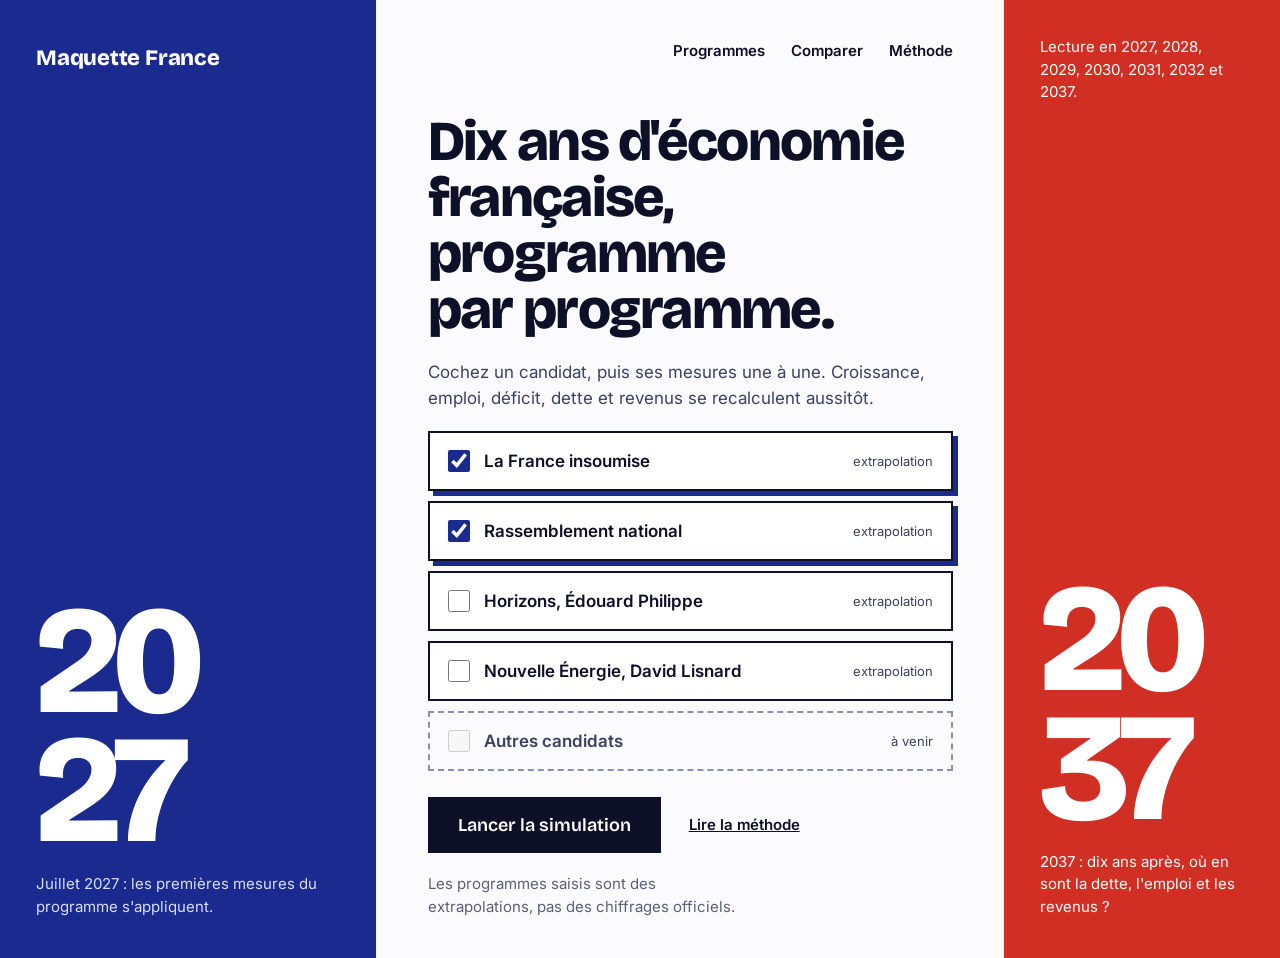
<file: index.html>
<!DOCTYPE html>
<html lang="fr">
<head>
<meta charset="utf-8">
<meta name="viewport" content="width=device-width, initial-scale=1">
<title>Maquette France 2027-2037</title>
<meta name="description" content="Maquette de l'économie française : cochez les mesures d'un programme, lisez l'effet sur la croissance, l'emploi, le déficit et la dette jusqu'en 2037.">
<link rel="preconnect" href="https://fonts.googleapis.com">
<link rel="preconnect" href="https://fonts.gstatic.com" crossorigin>
<link href="https://fonts.googleapis.com/css2?family=Bricolage+Grotesque:opsz,wght@12..96,600;12..96,800&amp;family=Inter:wght@400;500;600;700&amp;display=swap" rel="stylesheet">
<link rel="stylesheet" href="css/style.css">
</head>
<body data-page="accueil">
<main class="cover">
  <section class="band blue">
    <a class="wordmark" href="index.html">Maquette France</a>
    <div class="bandfoot">
      <div class="big" aria-hidden="true">20<br>27</div>
      <p>Juillet 2027&nbsp;: les premières mesures du programme s'appliquent.</p>
    </div>
  </section>
  <section class="band white">
    <nav class="covernav" aria-label="Pages du site">
      <a href="programmes.html">Programmes</a>
      <a href="comparer.html">Comparer</a>
      <a href="methode.html">Méthode</a>
    </nav>
    <div class="pitch">
      <h1>Dix ans d'économie française, programme par programme.</h1>
      <p class="lead">Cochez un candidat, puis ses mesures une à une. Croissance, emploi, déficit, dette et revenus se recalculent aussitôt.</p>
      <div class="cands" id="cover-progs">
        <label class="cand"><input type="checkbox" checked disabled><span class="cn">La France insoumise</span><span class="ct">extrapolation</span></label>
        <label class="cand"><input type="checkbox" checked disabled><span class="cn">Rassemblement national</span><span class="ct">extrapolation</span></label>
        <label class="cand"><input type="checkbox" disabled><span class="cn">Horizons, Édouard Philippe</span><span class="ct">extrapolation</span></label>
        <label class="cand"><input type="checkbox" disabled><span class="cn">Nouvelle Énergie, David Lisnard</span><span class="ct">extrapolation</span></label>
        <label class="cand soon"><input type="checkbox" disabled><span class="cn">Autres candidats</span><span class="ct">à venir</span></label>
      </div>
      <div class="ctas">
        <a class="cta" id="cover-cta" href="programmes.html">Lancer la simulation</a>
        <a class="more" href="methode.html">Lire la méthode</a>
      </div>
      <p class="fine">Les programmes saisis sont des extrapolations, pas des chiffrages officiels.</p>
    </div>
  </section>
  <section class="band red">
    <p>Lecture en 2027, 2028, 2029, 2030, 2031, 2032 et 2037.</p>
    <div class="bandfoot">
      <div class="big" aria-hidden="true">20<br>37</div>
      <p>2037&nbsp;: dix ans après, où en sont la dette, l'emploi et les revenus&nbsp;?</p>
    </div>
  </section>
</main>
<script src="js/moteur.js"></script>
<script src="js/programmes.js"></script>
<script src="js/app.js"></script>
</body>
</html>
</file>
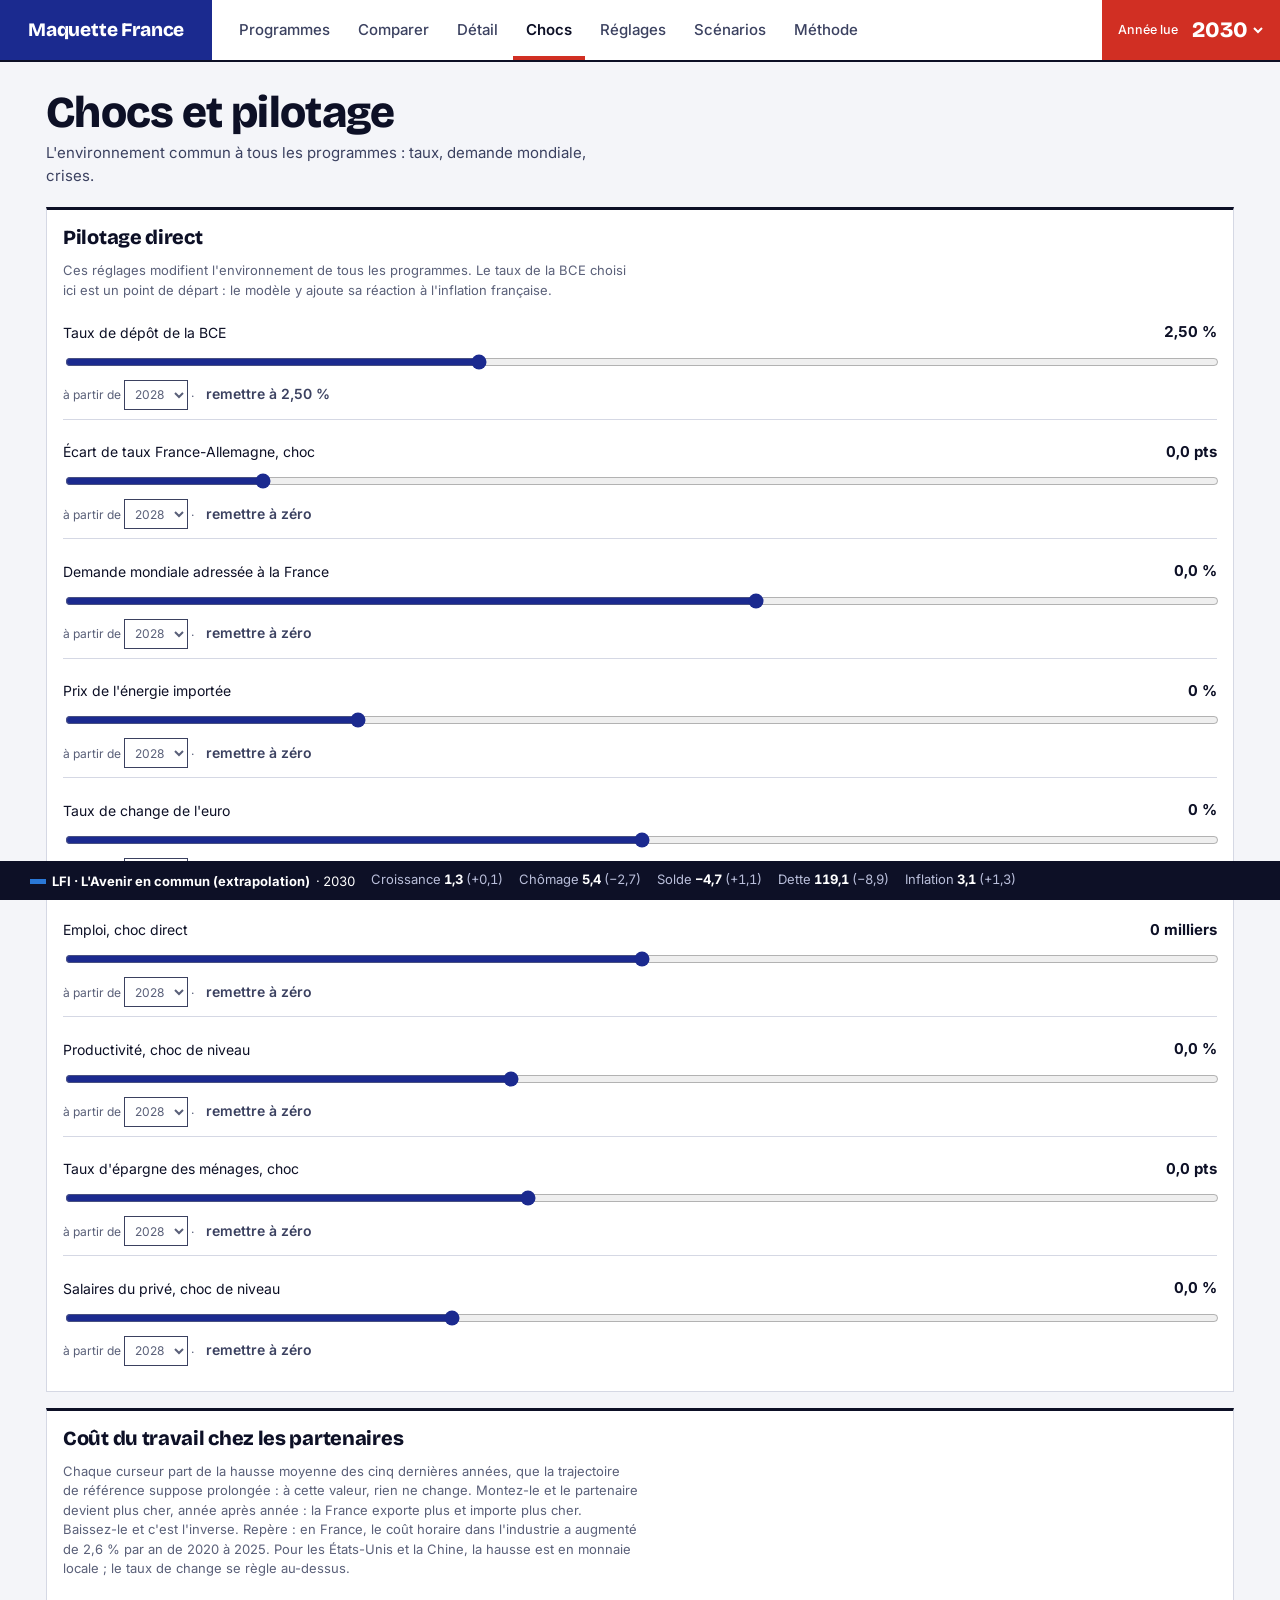
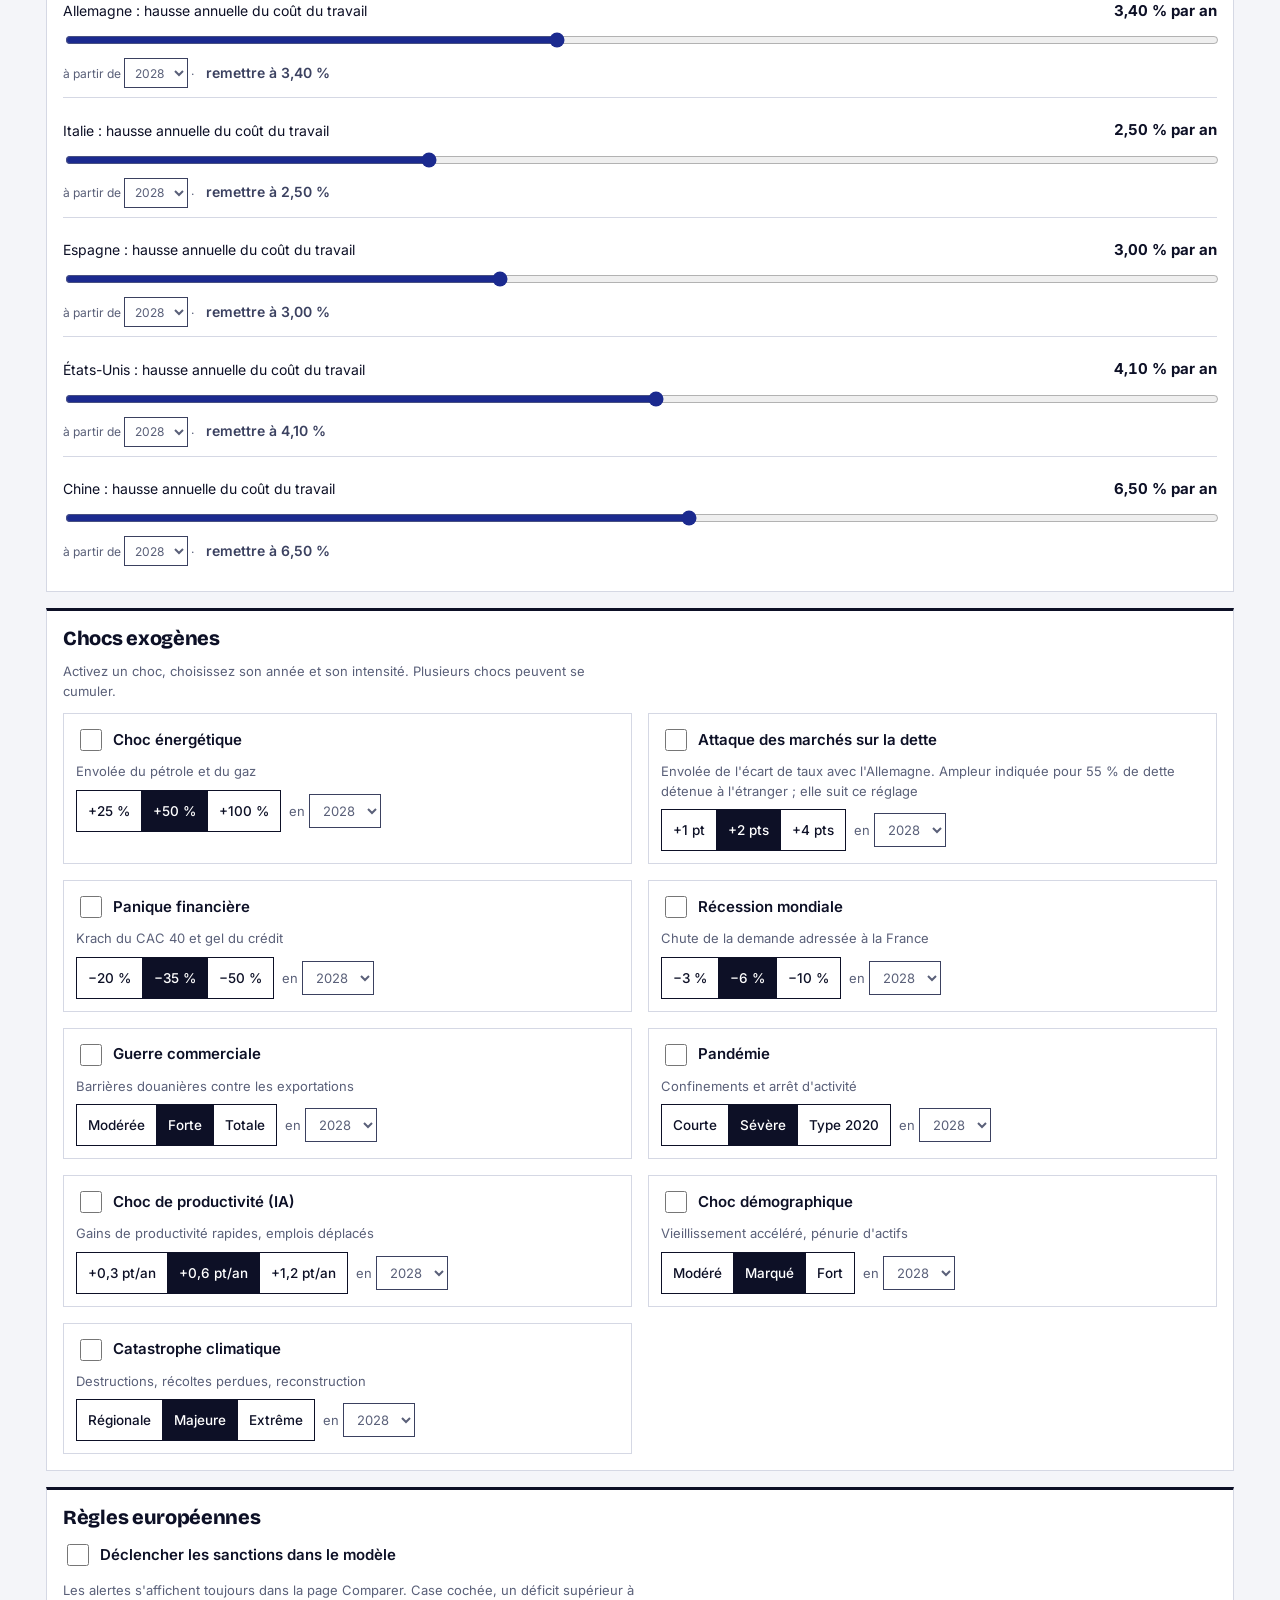
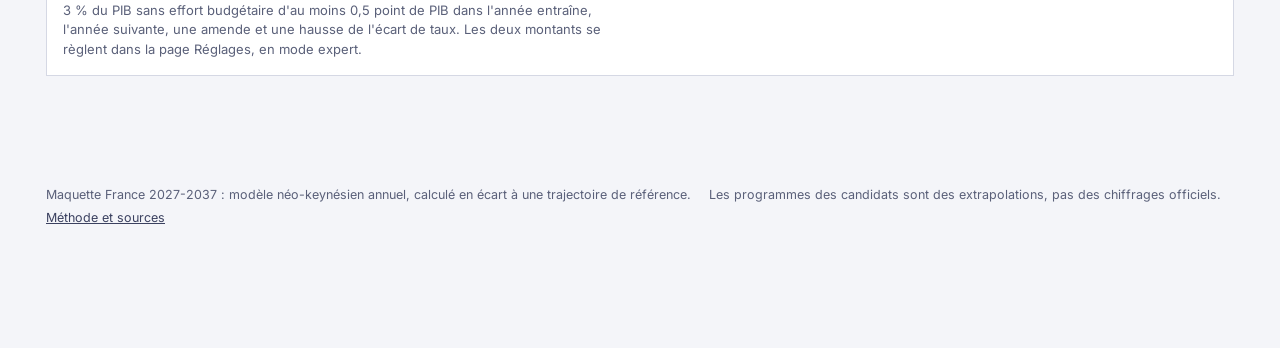
<file: chocs.html>
<!DOCTYPE html>
<html lang="fr">
<head>
<meta charset="utf-8">
<meta name="viewport" content="width=device-width, initial-scale=1">
<title>Chocs et pilotage · Maquette France 2027-2037</title>
<meta name="description" content="Maquette de l'économie française : cochez les mesures d'un programme, lisez l'effet sur la croissance, l'emploi, le déficit et la dette jusqu'en 2037.">
<link rel="preconnect" href="https://fonts.googleapis.com">
<link rel="preconnect" href="https://fonts.gstatic.com" crossorigin>
<link href="https://fonts.googleapis.com/css2?family=Bricolage+Grotesque:opsz,wght@12..96,600;12..96,800&amp;family=Inter:wght@400;500;600;700&amp;display=swap" rel="stylesheet">
<link rel="stylesheet" href="css/style.css">
</head>
<body data-page="chocs">
<a class="skip" href="#view">Aller au contenu</a>
<header class="top">
  <a class="logo" href="index.html">Maquette France</a>
  <nav class="nav" aria-label="Pages du site">
    <a href="programmes.html">Programmes</a>
    <a href="comparer.html">Comparer</a>
    <a href="detail.html">Détail</a>
    <a href="chocs.html" aria-current="page">Chocs</a>
    <a href="reglages.html">Réglages</a>
    <a href="scenarios.html">Scénarios</a>
    <a href="methode.html">Méthode</a>
  </nav>
  <label class="year"><span>Année lue</span><select id="year" data-act="year" aria-label="Année lue"><option>2027</option><option>2028</option><option>2029</option><option>2030</option><option>2031</option><option>2032</option><option>2037</option></select></label>
</header>
<div class="pagehead">
  <h1>Chocs et pilotage</h1>
  <p>L'environnement commun à tous les programmes : taux, demande mondiale, crises.</p>
</div>
<main id="view"></main>
<div id="live" aria-live="polite"><div class="in"></div></div>
<footer class="foot"><span>Maquette France 2027-2037 : modèle néo-keynésien annuel, calculé en écart à une trajectoire de référence.</span><span>Les programmes des candidats sont des extrapolations, pas des chiffrages officiels.</span><a href="methode.html">Méthode et sources</a></footer>
<script src="js/moteur.js"></script>
<script src="js/programmes.js"></script>
<script src="js/app.js"></script>
</body>
</html>
</file>
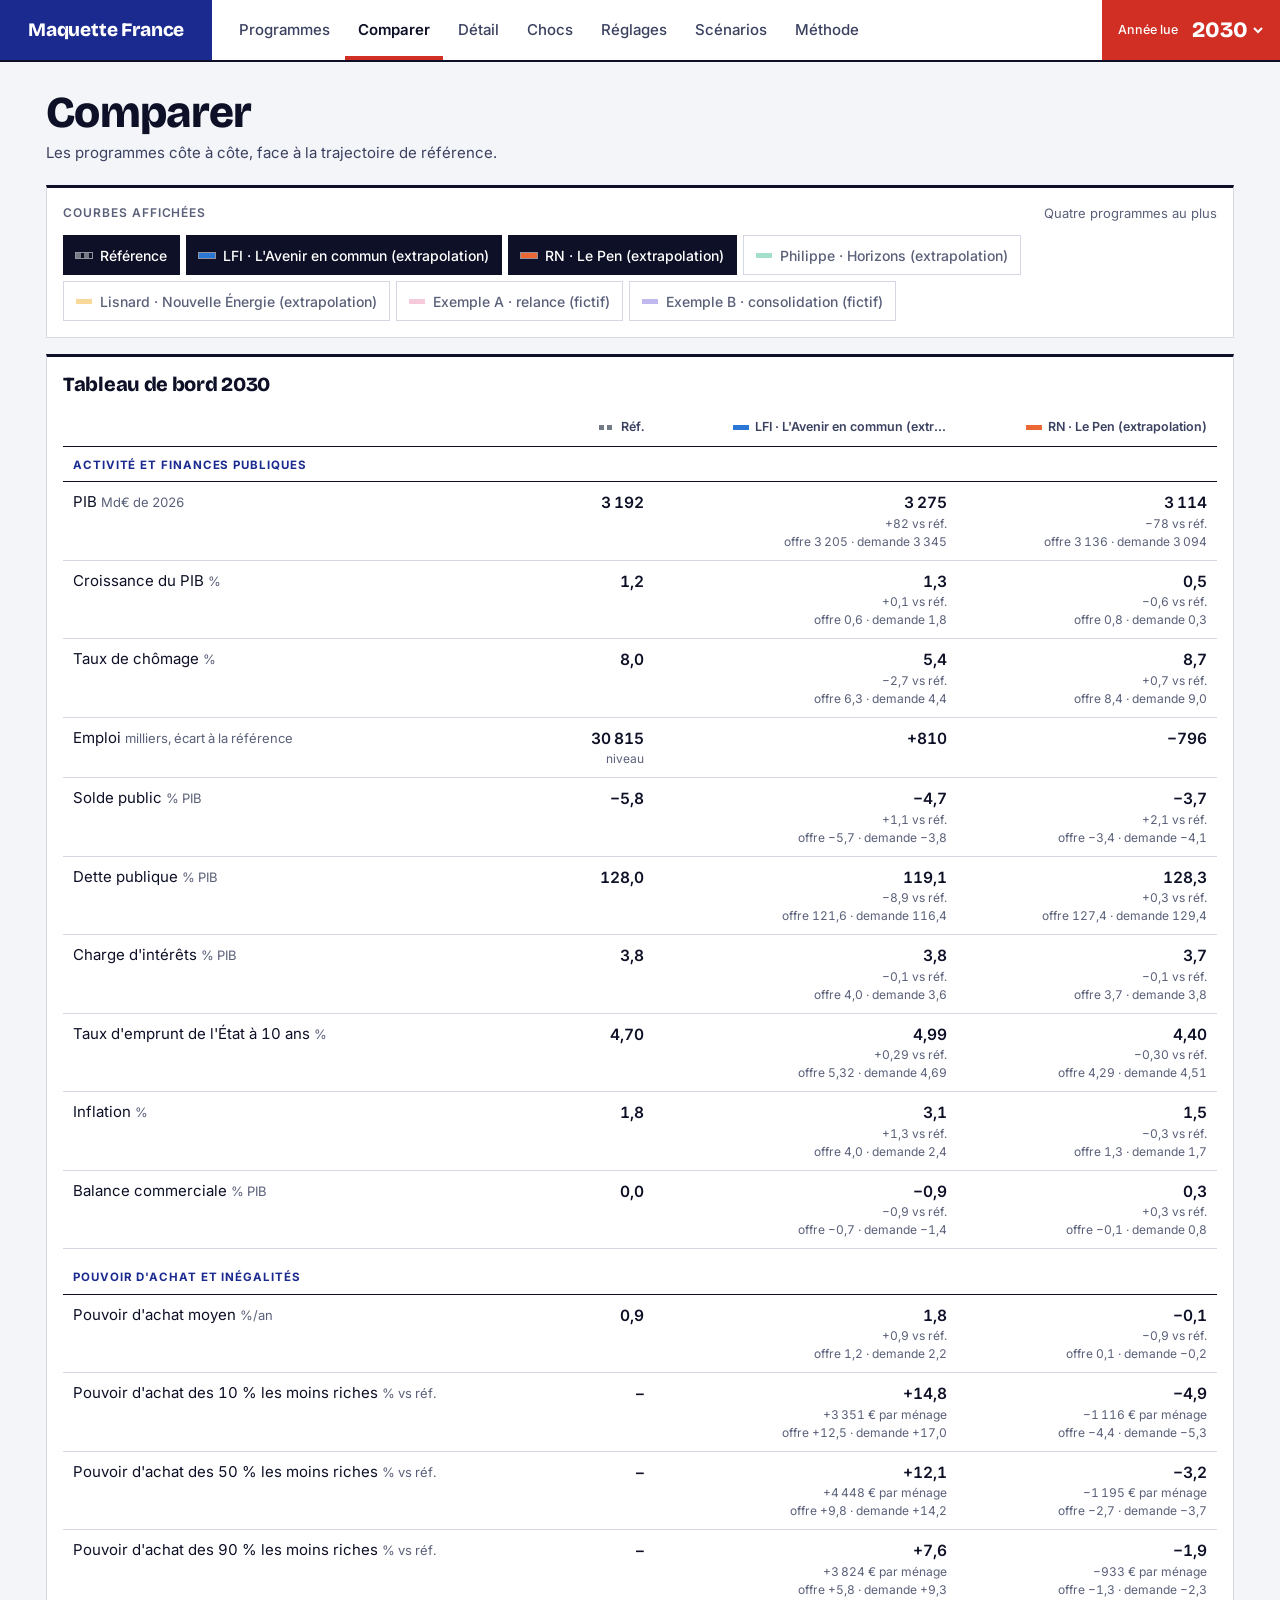
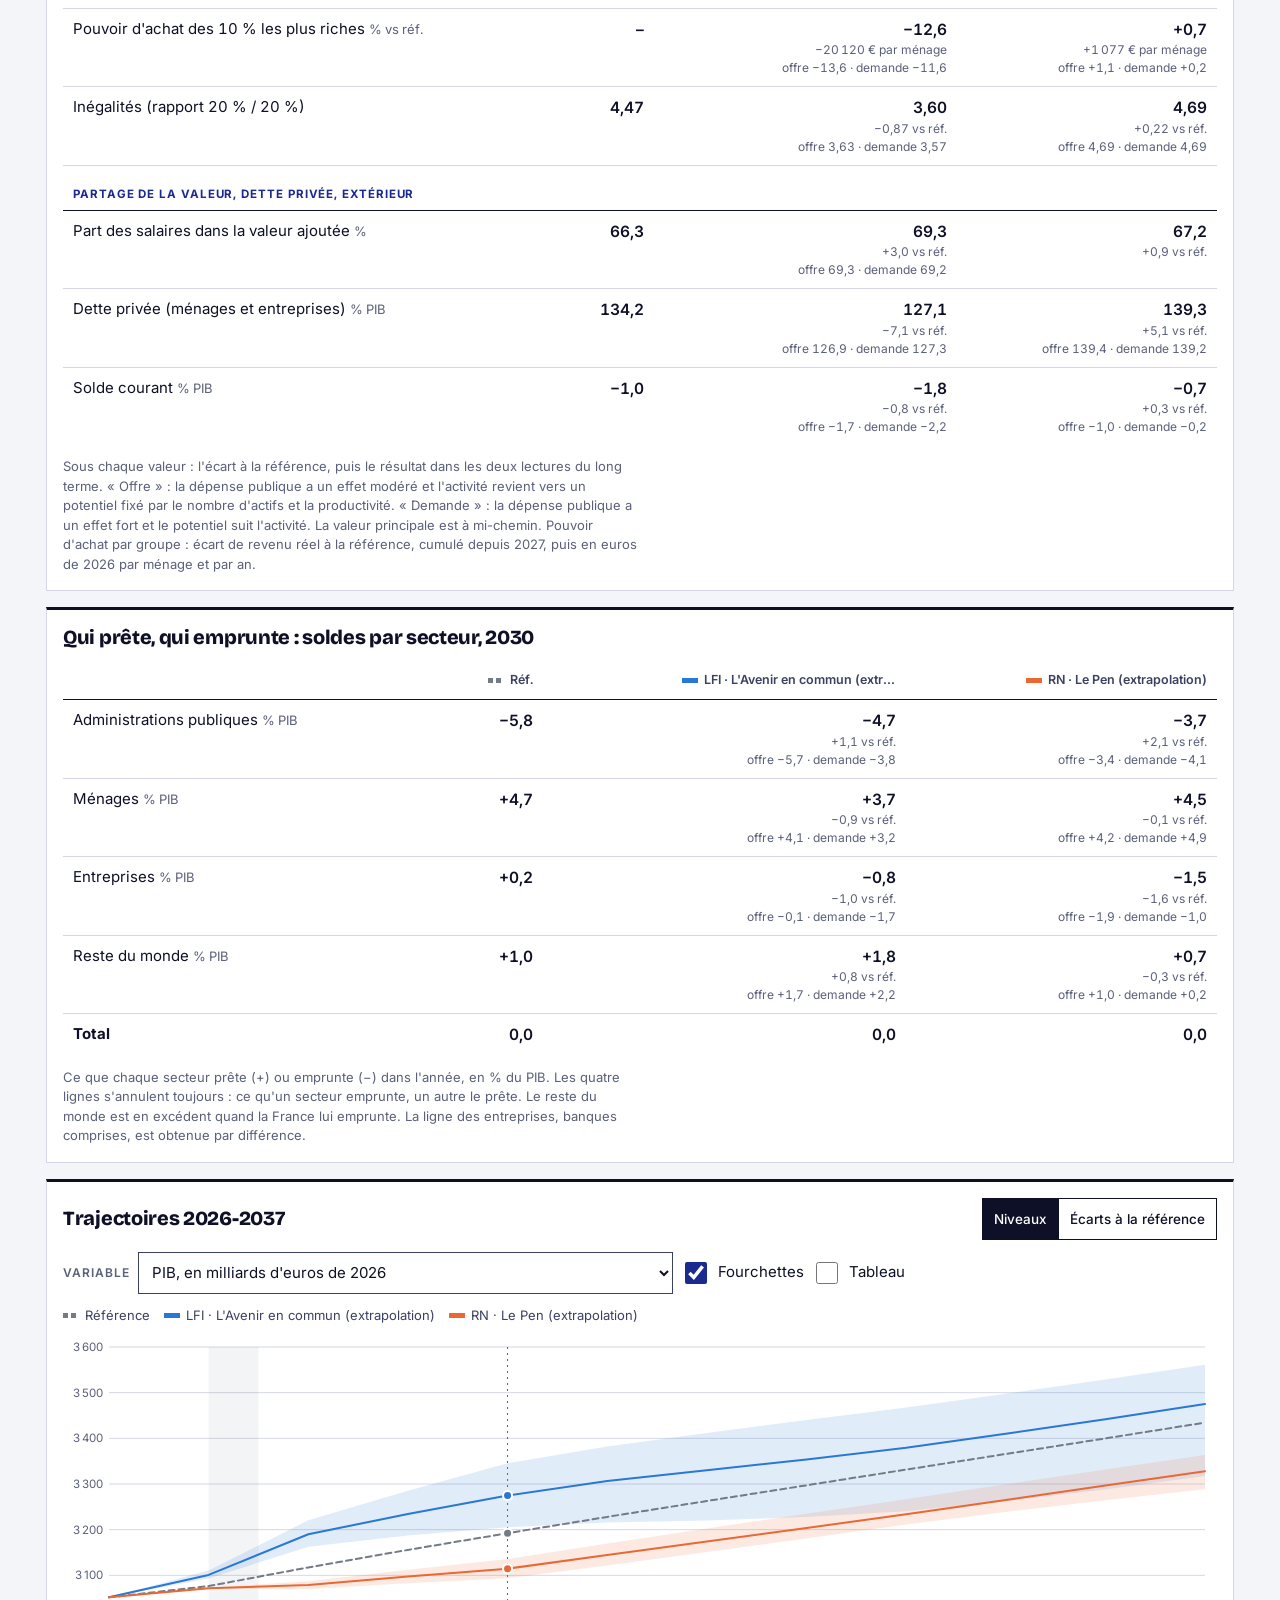
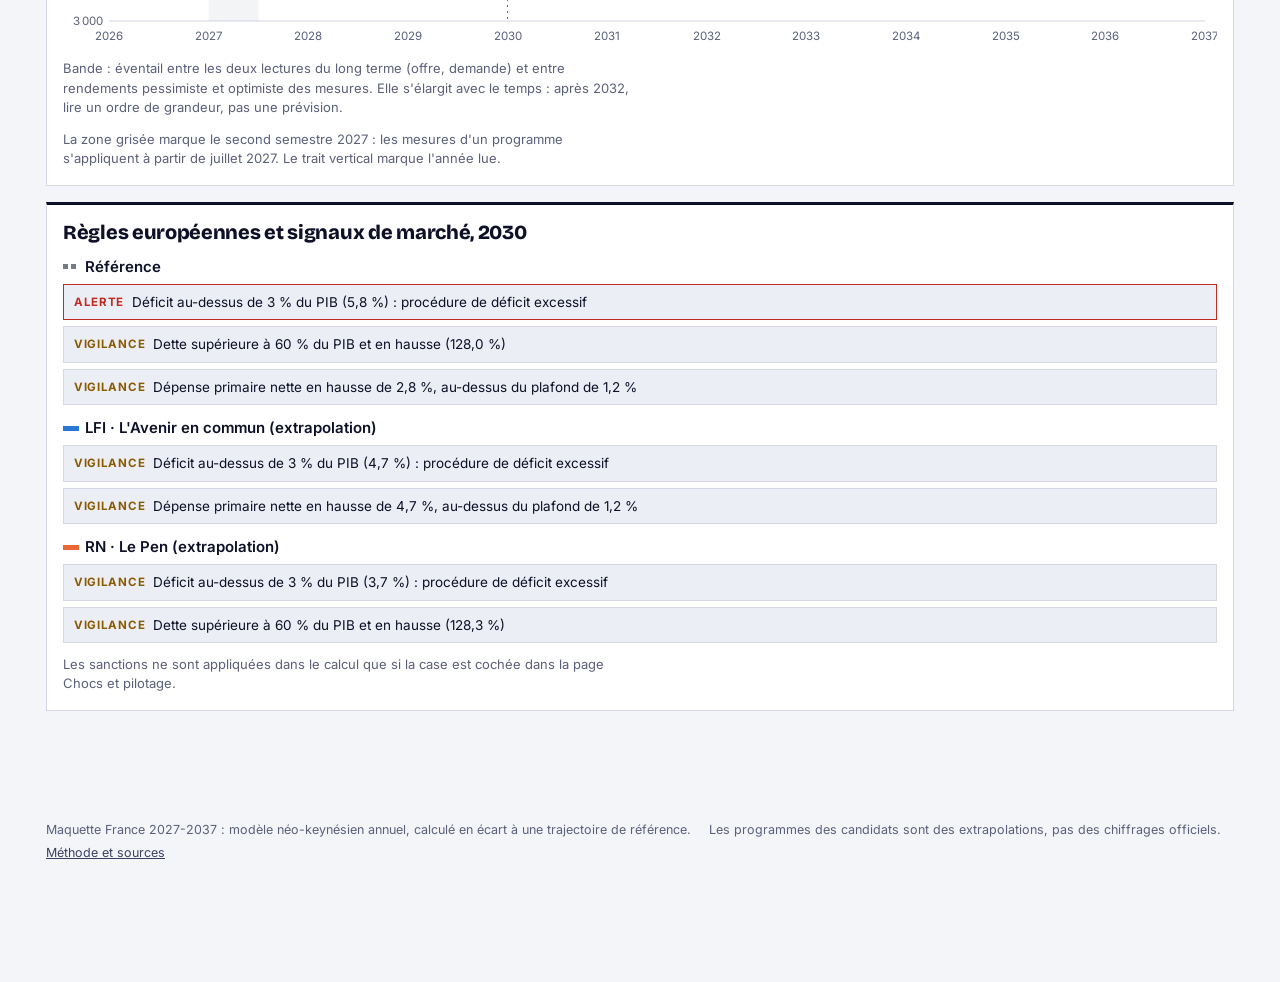
<file: comparer.html>
<!DOCTYPE html>
<html lang="fr">
<head>
<meta charset="utf-8">
<meta name="viewport" content="width=device-width, initial-scale=1">
<title>Comparer · Maquette France 2027-2037</title>
<meta name="description" content="Maquette de l'économie française : cochez les mesures d'un programme, lisez l'effet sur la croissance, l'emploi, le déficit et la dette jusqu'en 2037.">
<link rel="preconnect" href="https://fonts.googleapis.com">
<link rel="preconnect" href="https://fonts.gstatic.com" crossorigin>
<link href="https://fonts.googleapis.com/css2?family=Bricolage+Grotesque:opsz,wght@12..96,600;12..96,800&amp;family=Inter:wght@400;500;600;700&amp;display=swap" rel="stylesheet">
<link rel="stylesheet" href="css/style.css">
</head>
<body data-page="synthese">
<a class="skip" href="#view">Aller au contenu</a>
<header class="top">
  <a class="logo" href="index.html">Maquette France</a>
  <nav class="nav" aria-label="Pages du site">
    <a href="programmes.html">Programmes</a>
    <a href="comparer.html" aria-current="page">Comparer</a>
    <a href="detail.html">Détail</a>
    <a href="chocs.html">Chocs</a>
    <a href="reglages.html">Réglages</a>
    <a href="scenarios.html">Scénarios</a>
    <a href="methode.html">Méthode</a>
  </nav>
  <label class="year"><span>Année lue</span><select id="year" data-act="year" aria-label="Année lue"><option>2027</option><option>2028</option><option>2029</option><option>2030</option><option>2031</option><option>2032</option><option>2037</option></select></label>
</header>
<div class="pagehead">
  <h1>Comparer</h1>
  <p>Les programmes côte à côte, face à la trajectoire de référence.</p>
</div>
<main id="view"></main>
<div id="live" aria-live="polite"><div class="in"></div></div>
<footer class="foot"><span>Maquette France 2027-2037 : modèle néo-keynésien annuel, calculé en écart à une trajectoire de référence.</span><span>Les programmes des candidats sont des extrapolations, pas des chiffrages officiels.</span><a href="methode.html">Méthode et sources</a></footer>
<script src="js/moteur.js"></script>
<script src="js/programmes.js"></script>
<script src="js/app.js"></script>
</body>
</html>
</file>
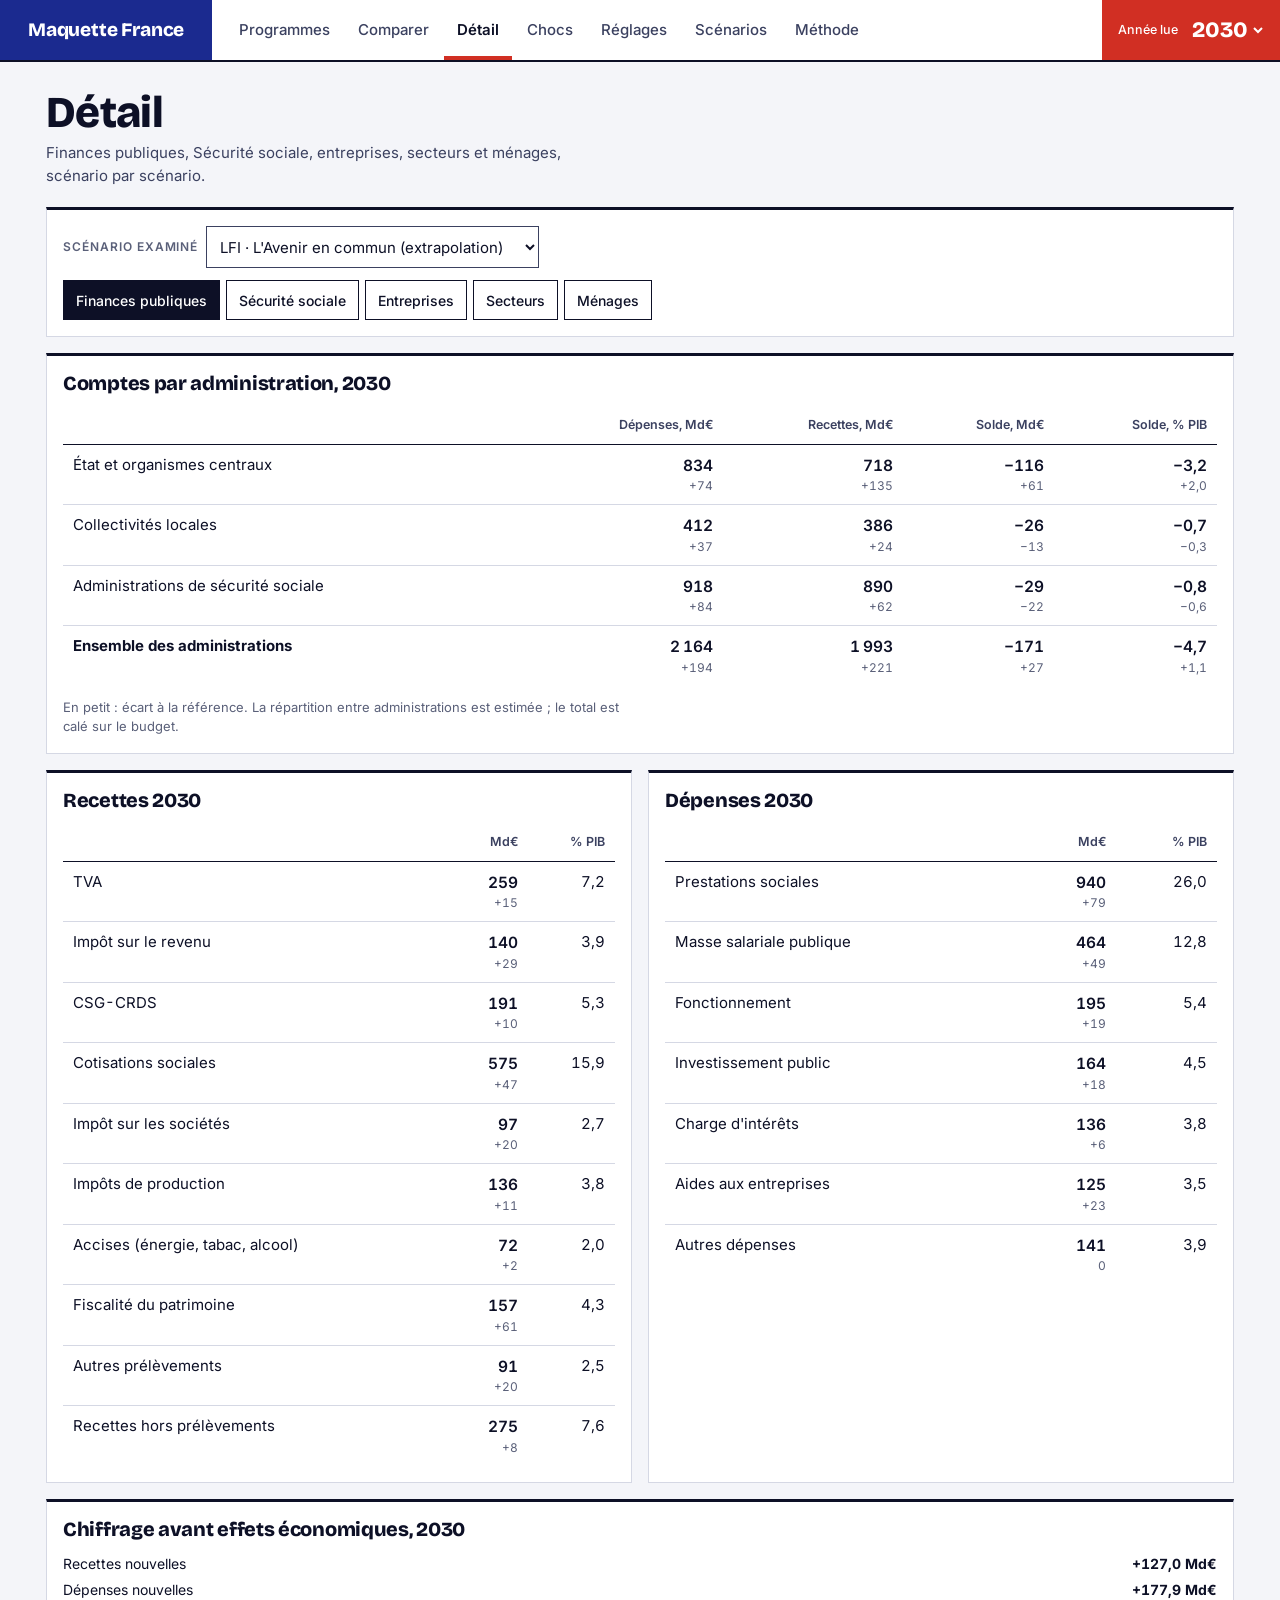
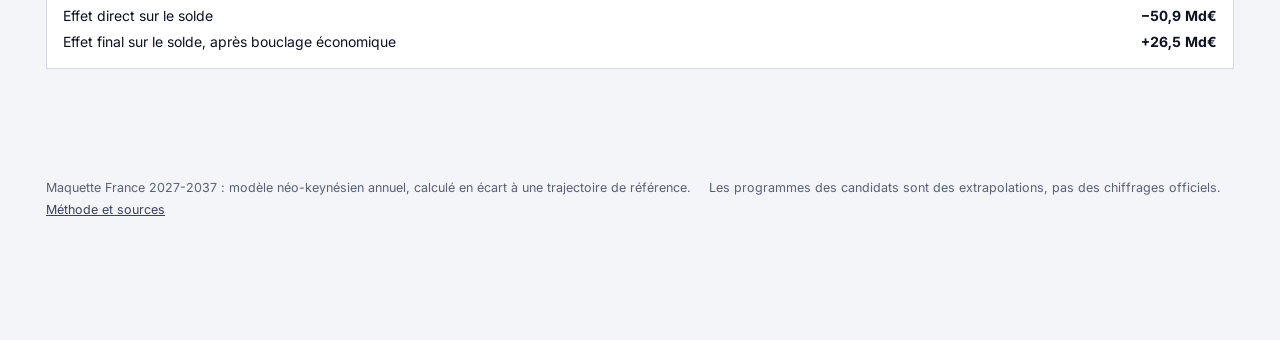
<file: detail.html>
<!DOCTYPE html>
<html lang="fr">
<head>
<meta charset="utf-8">
<meta name="viewport" content="width=device-width, initial-scale=1">
<title>Détail · Maquette France 2027-2037</title>
<meta name="description" content="Maquette de l'économie française : cochez les mesures d'un programme, lisez l'effet sur la croissance, l'emploi, le déficit et la dette jusqu'en 2037.">
<link rel="preconnect" href="https://fonts.googleapis.com">
<link rel="preconnect" href="https://fonts.gstatic.com" crossorigin>
<link href="https://fonts.googleapis.com/css2?family=Bricolage+Grotesque:opsz,wght@12..96,600;12..96,800&amp;family=Inter:wght@400;500;600;700&amp;display=swap" rel="stylesheet">
<link rel="stylesheet" href="css/style.css">
</head>
<body data-page="detail">
<a class="skip" href="#view">Aller au contenu</a>
<header class="top">
  <a class="logo" href="index.html">Maquette France</a>
  <nav class="nav" aria-label="Pages du site">
    <a href="programmes.html">Programmes</a>
    <a href="comparer.html">Comparer</a>
    <a href="detail.html" aria-current="page">Détail</a>
    <a href="chocs.html">Chocs</a>
    <a href="reglages.html">Réglages</a>
    <a href="scenarios.html">Scénarios</a>
    <a href="methode.html">Méthode</a>
  </nav>
  <label class="year"><span>Année lue</span><select id="year" data-act="year" aria-label="Année lue"><option>2027</option><option>2028</option><option>2029</option><option>2030</option><option>2031</option><option>2032</option><option>2037</option></select></label>
</header>
<div class="pagehead">
  <h1>Détail</h1>
  <p>Finances publiques, Sécurité sociale, entreprises, secteurs et ménages, scénario par scénario.</p>
</div>
<main id="view"></main>
<div id="live" aria-live="polite"><div class="in"></div></div>
<footer class="foot"><span>Maquette France 2027-2037 : modèle néo-keynésien annuel, calculé en écart à une trajectoire de référence.</span><span>Les programmes des candidats sont des extrapolations, pas des chiffrages officiels.</span><a href="methode.html">Méthode et sources</a></footer>
<script src="js/moteur.js"></script>
<script src="js/programmes.js"></script>
<script src="js/app.js"></script>
</body>
</html>
</file>
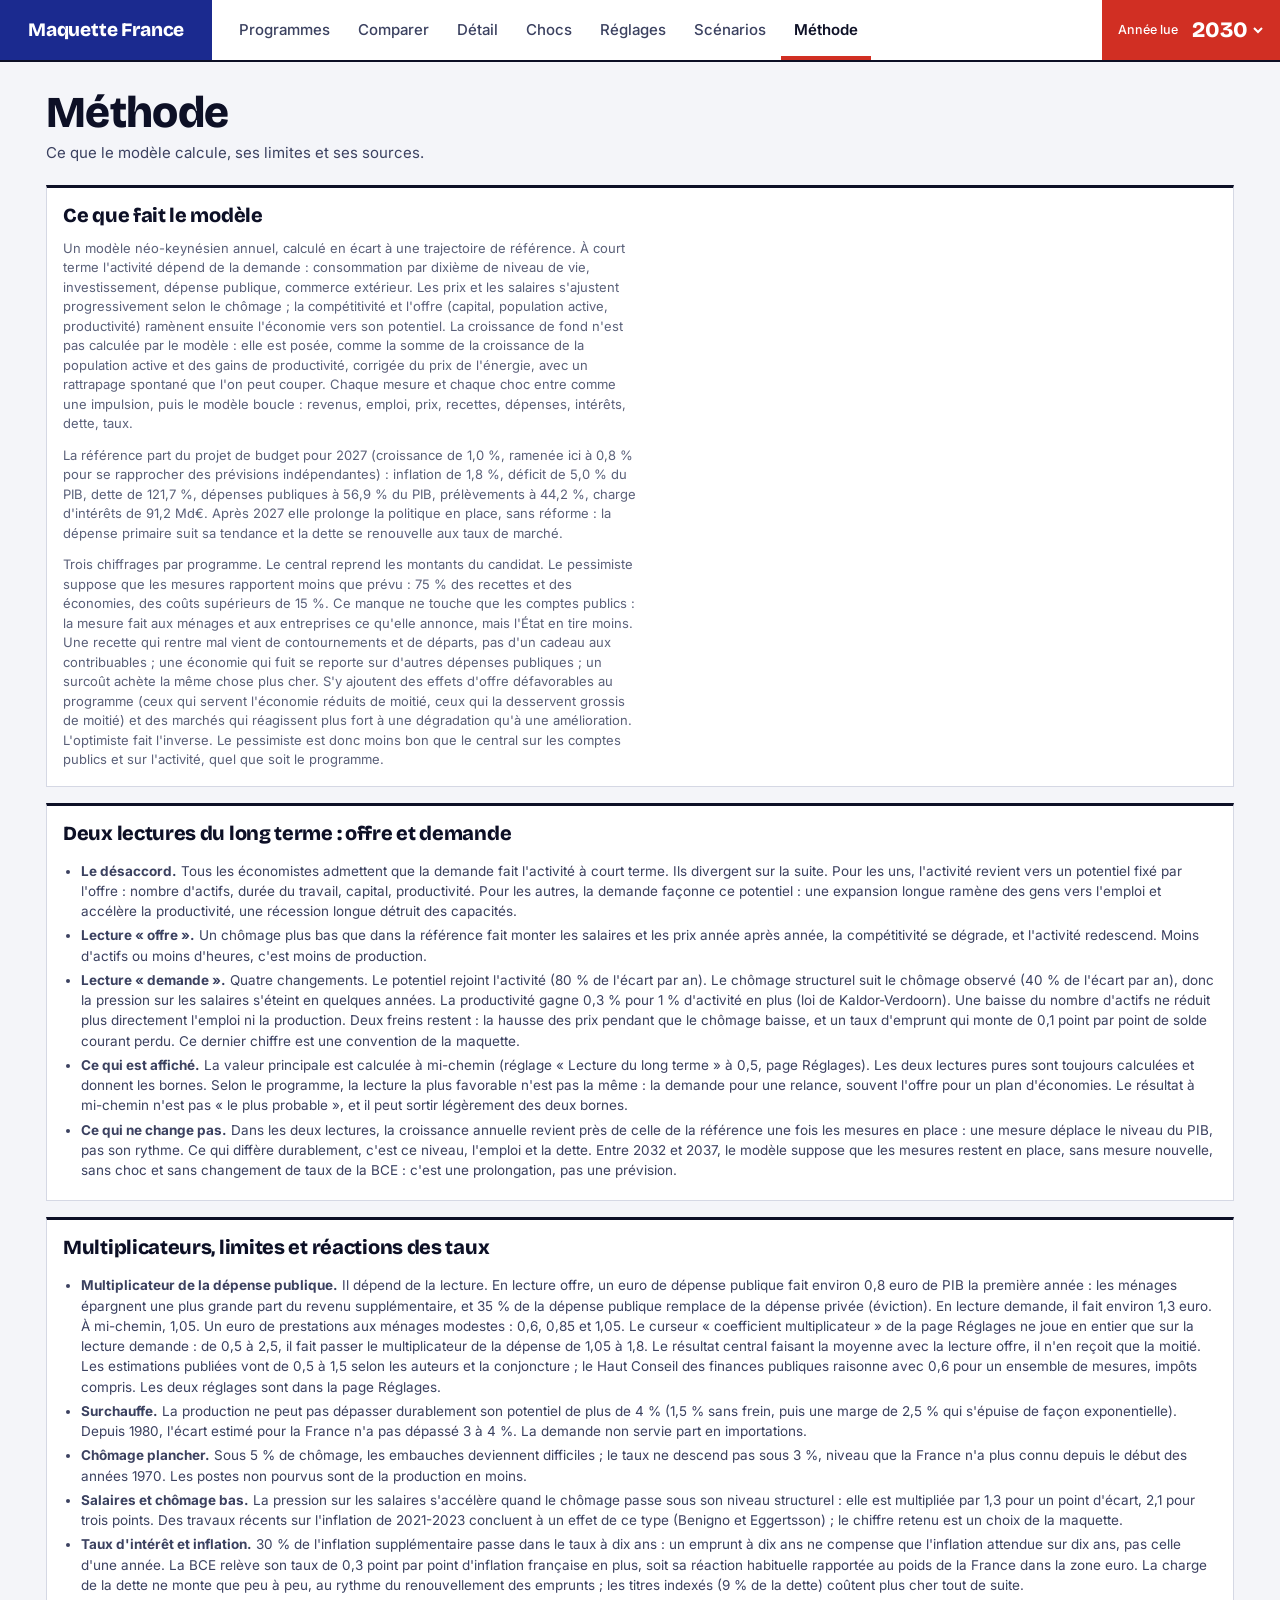
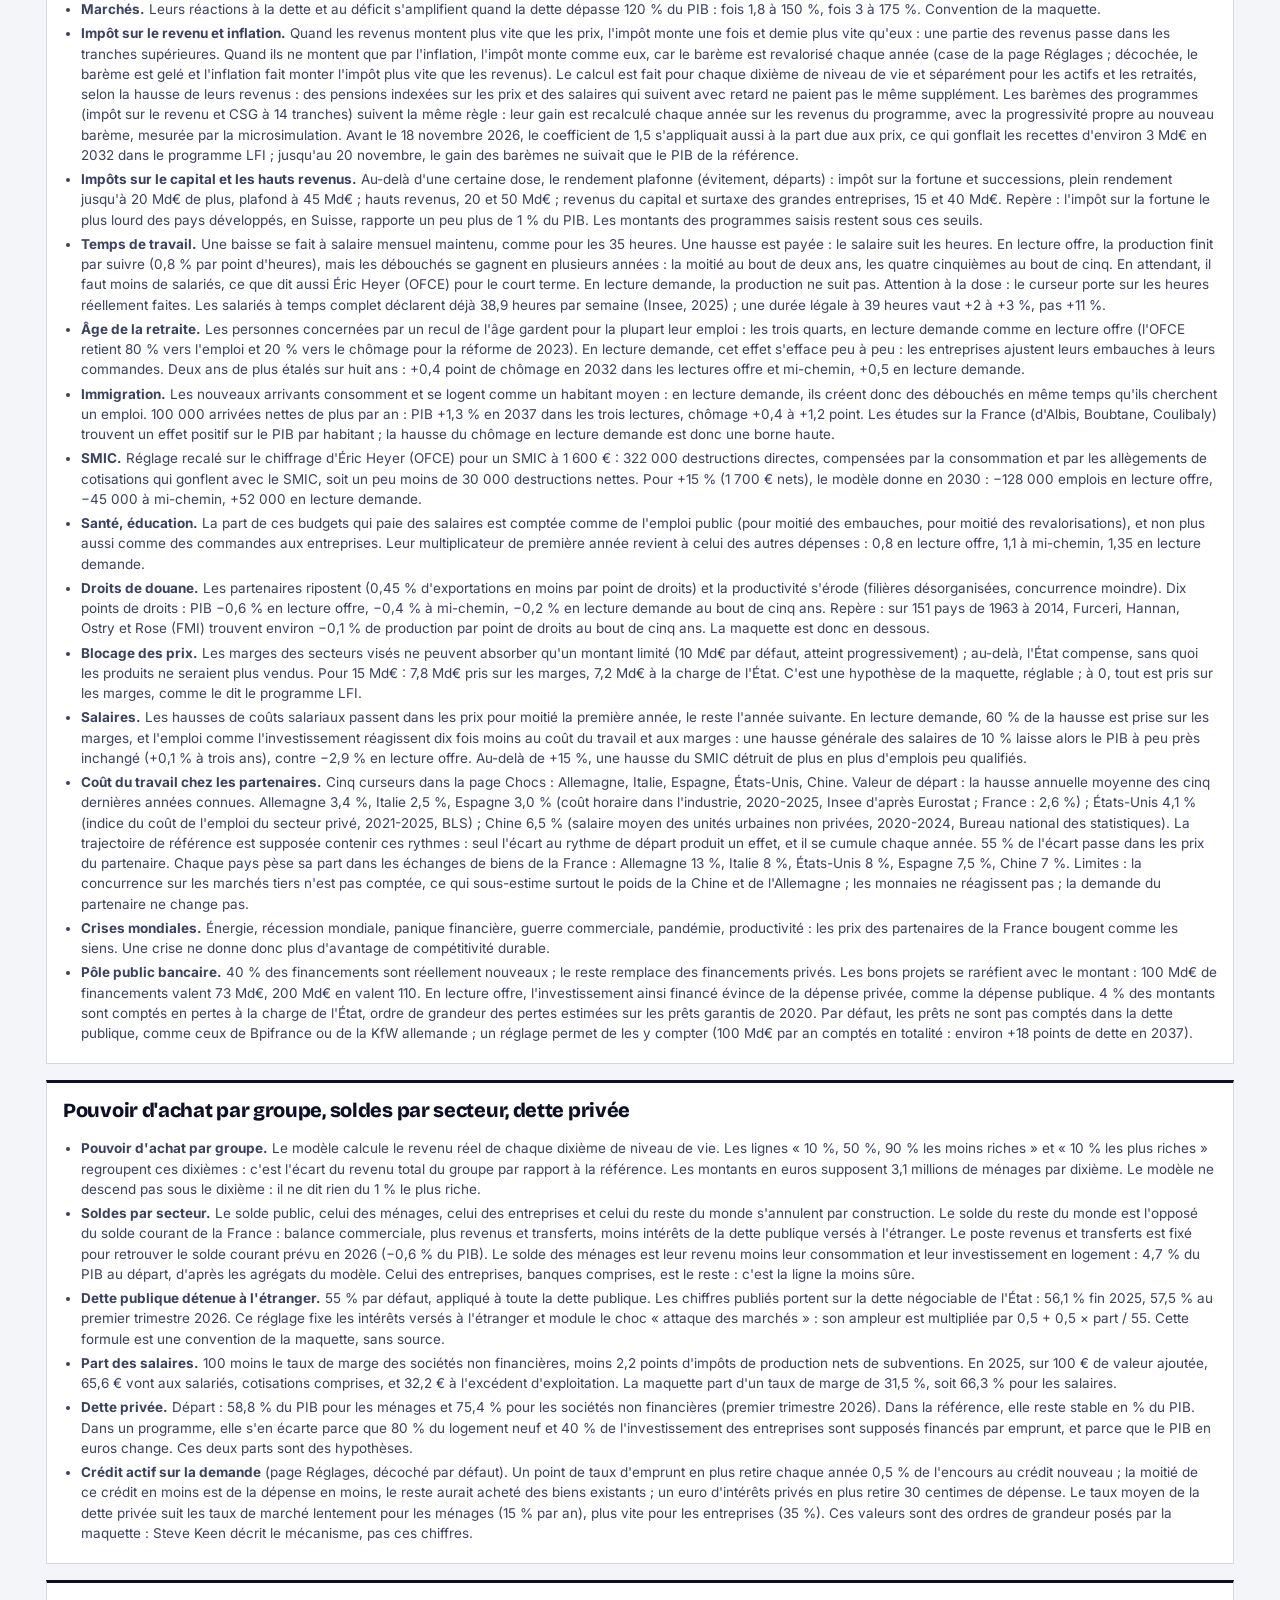
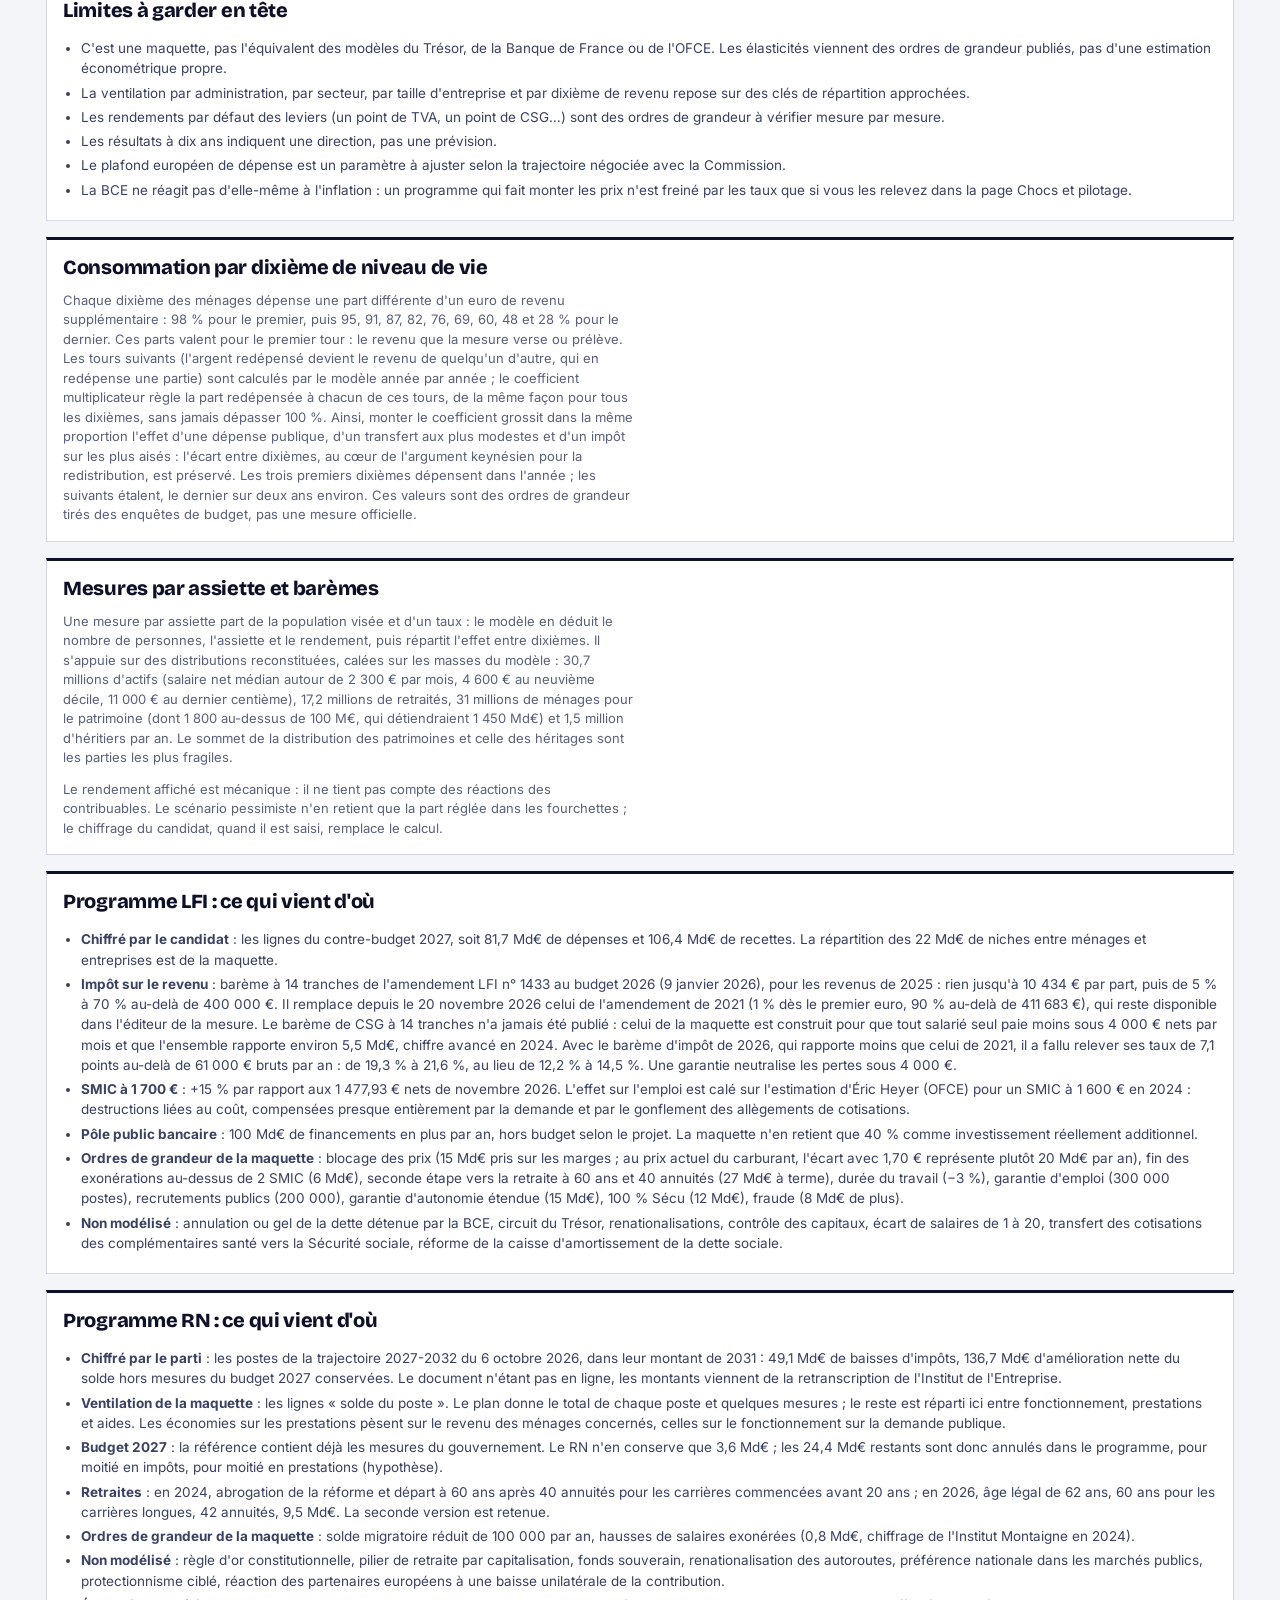
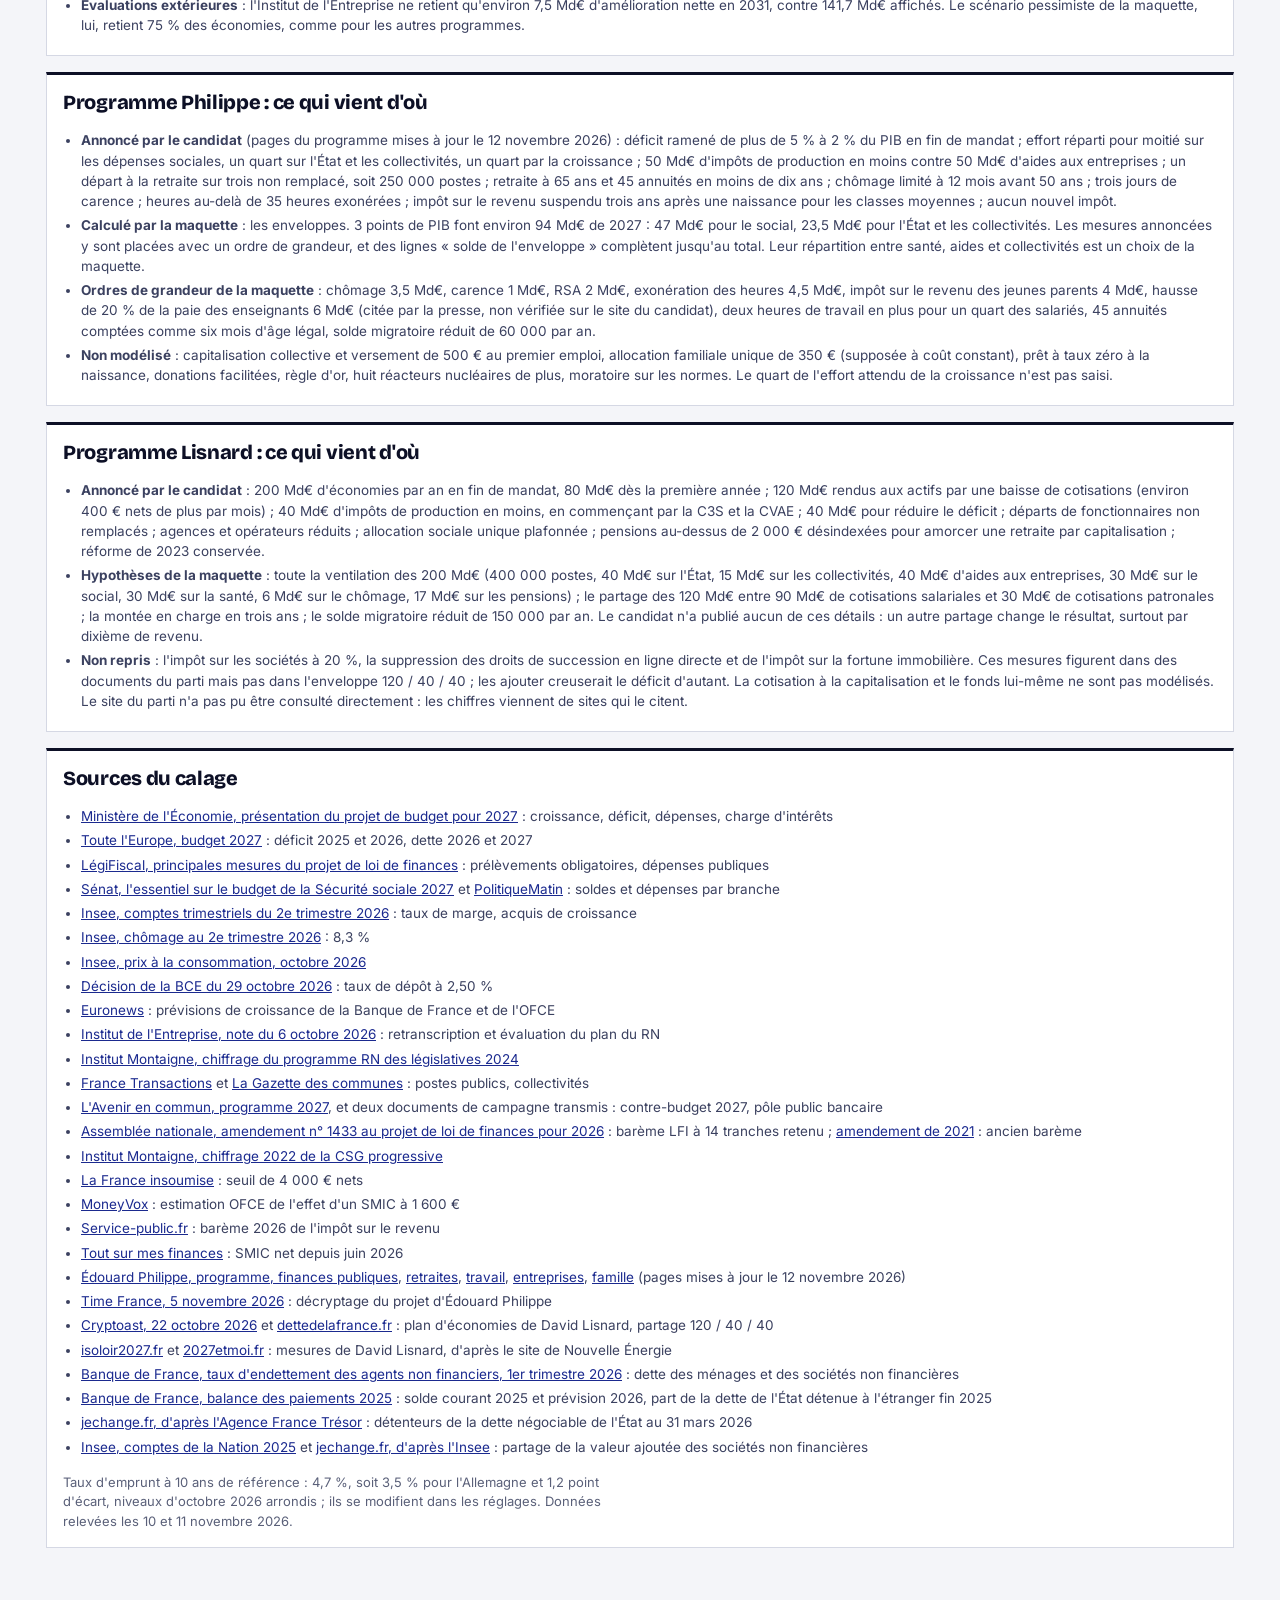
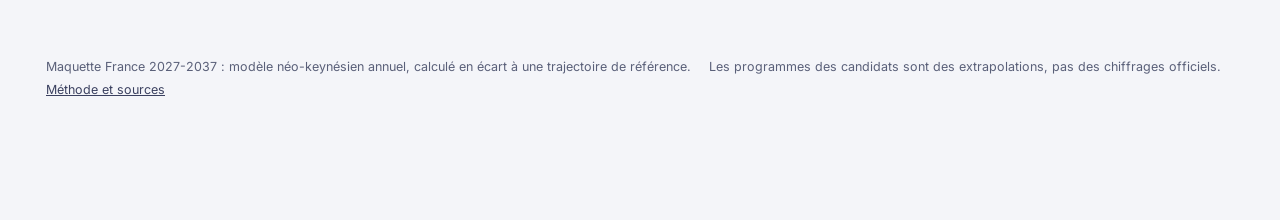
<file: methode.html>
<!DOCTYPE html>
<html lang="fr">
<head>
<meta charset="utf-8">
<meta name="viewport" content="width=device-width, initial-scale=1">
<title>Méthode · Maquette France 2027-2037</title>
<meta name="description" content="Maquette de l'économie française : cochez les mesures d'un programme, lisez l'effet sur la croissance, l'emploi, le déficit et la dette jusqu'en 2037.">
<link rel="preconnect" href="https://fonts.googleapis.com">
<link rel="preconnect" href="https://fonts.gstatic.com" crossorigin>
<link href="https://fonts.googleapis.com/css2?family=Bricolage+Grotesque:opsz,wght@12..96,600;12..96,800&amp;family=Inter:wght@400;500;600;700&amp;display=swap" rel="stylesheet">
<link rel="stylesheet" href="css/style.css">
</head>
<body data-page="methode">
<a class="skip" href="#view">Aller au contenu</a>
<header class="top">
  <a class="logo" href="index.html">Maquette France</a>
  <nav class="nav" aria-label="Pages du site">
    <a href="programmes.html">Programmes</a>
    <a href="comparer.html">Comparer</a>
    <a href="detail.html">Détail</a>
    <a href="chocs.html">Chocs</a>
    <a href="reglages.html">Réglages</a>
    <a href="scenarios.html">Scénarios</a>
    <a href="methode.html" aria-current="page">Méthode</a>
  </nav>
  <label class="year"><span>Année lue</span><select id="year" data-act="year" aria-label="Année lue"><option>2027</option><option>2028</option><option>2029</option><option>2030</option><option>2031</option><option>2032</option><option>2037</option></select></label>
</header>
<div class="pagehead">
  <h1>Méthode</h1>
  <p>Ce que le modèle calcule, ses limites et ses sources.</p>
</div>
<main id="view"></main>
<div id="live" aria-live="polite"><div class="in"></div></div>
<footer class="foot"><span>Maquette France 2027-2037 : modèle néo-keynésien annuel, calculé en écart à une trajectoire de référence.</span><span>Les programmes des candidats sont des extrapolations, pas des chiffrages officiels.</span><a href="methode.html">Méthode et sources</a></footer>
<script src="js/moteur.js"></script>
<script src="js/programmes.js"></script>
<script src="js/app.js"></script>
</body>
</html>
</file>
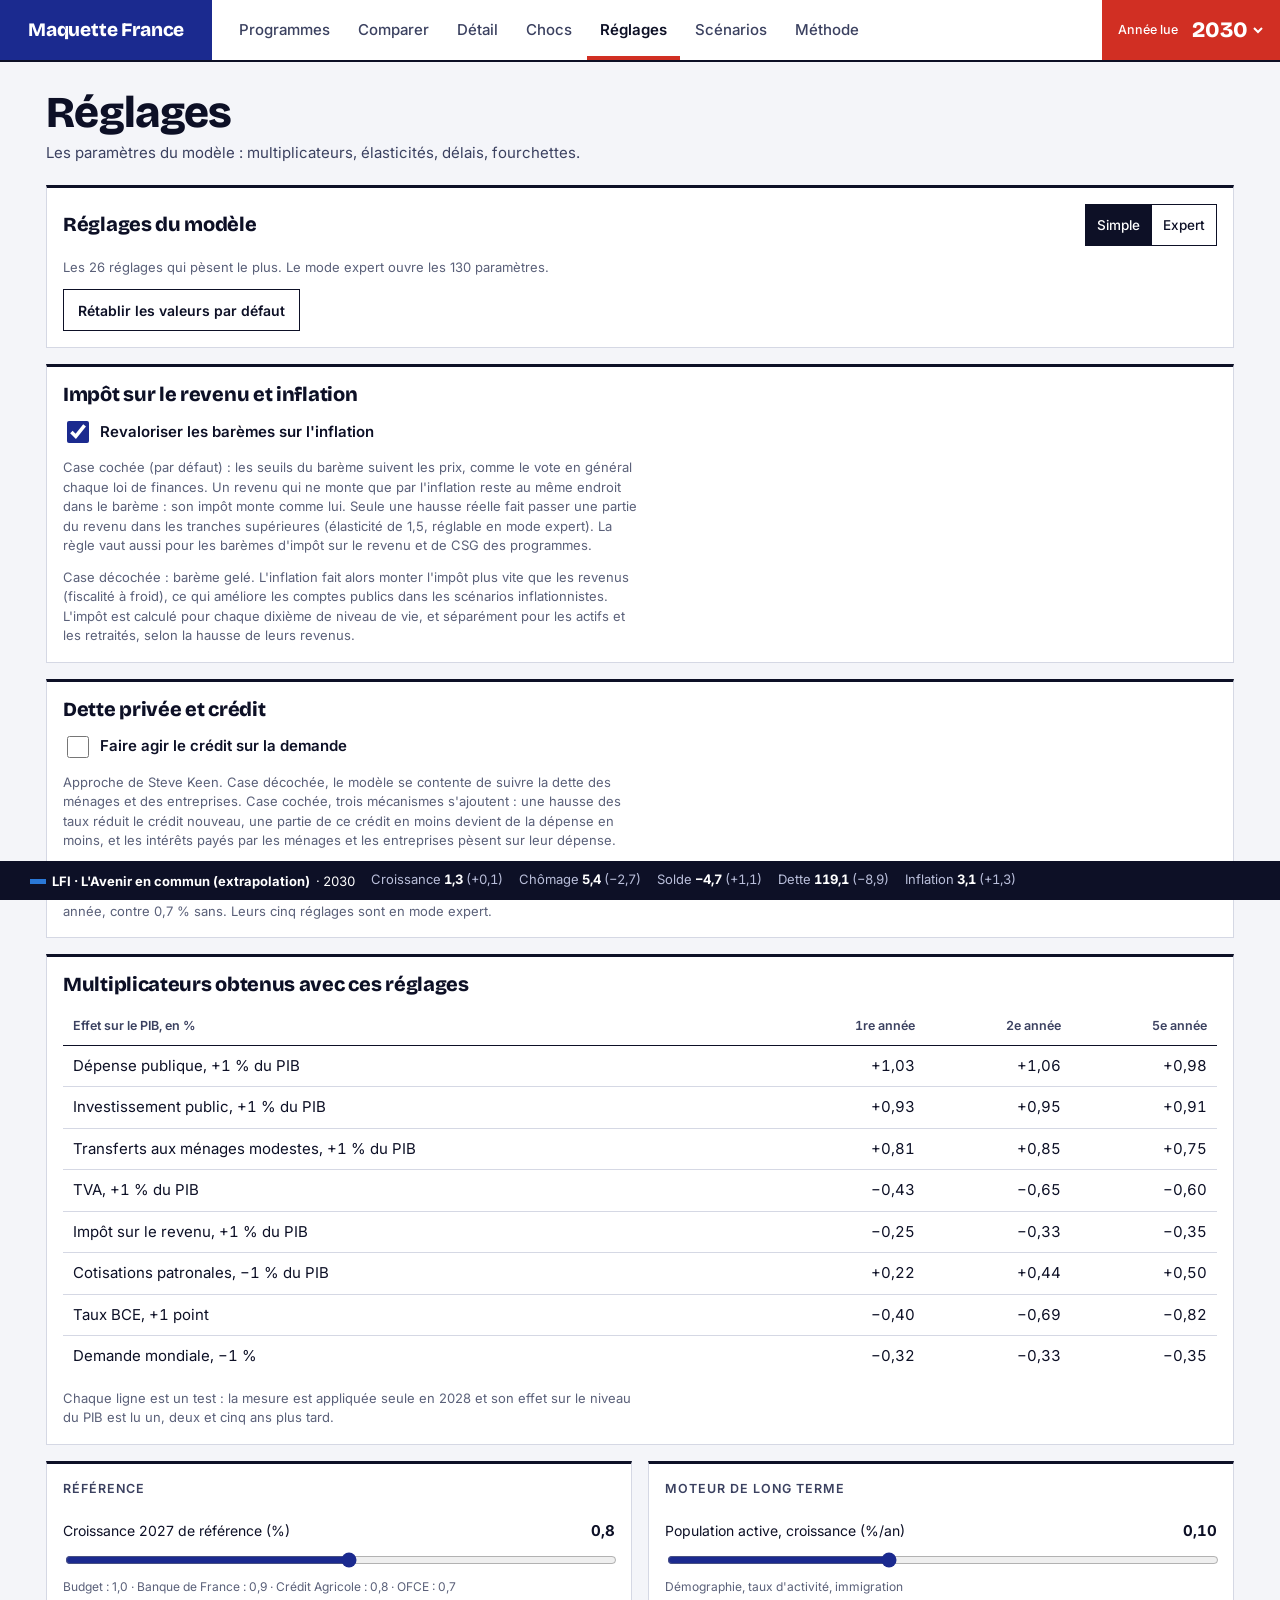
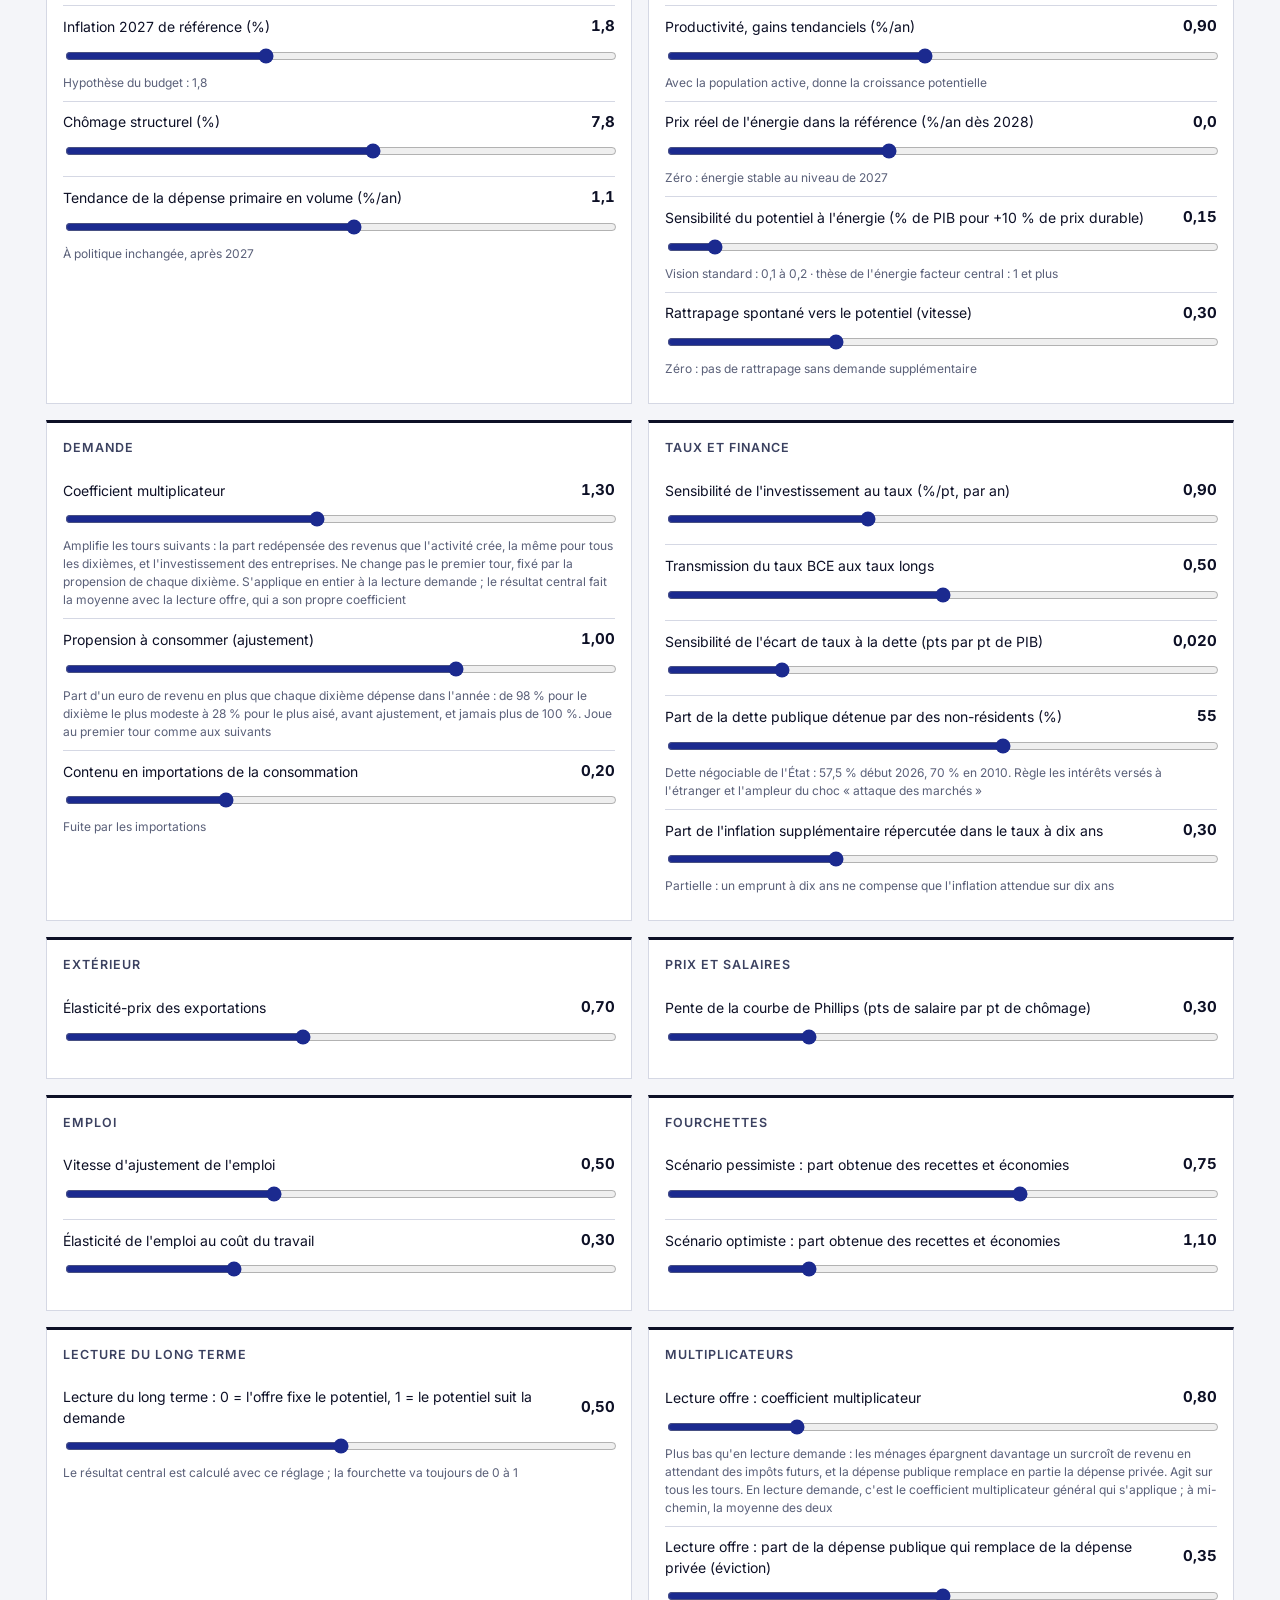
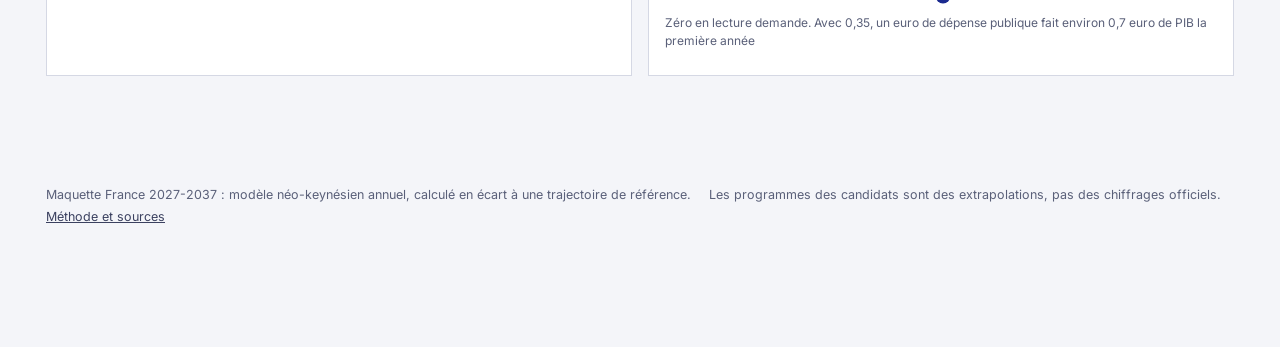
<file: reglages.html>
<!DOCTYPE html>
<html lang="fr">
<head>
<meta charset="utf-8">
<meta name="viewport" content="width=device-width, initial-scale=1">
<title>Réglages · Maquette France 2027-2037</title>
<meta name="description" content="Maquette de l'économie française : cochez les mesures d'un programme, lisez l'effet sur la croissance, l'emploi, le déficit et la dette jusqu'en 2037.">
<link rel="preconnect" href="https://fonts.googleapis.com">
<link rel="preconnect" href="https://fonts.gstatic.com" crossorigin>
<link href="https://fonts.googleapis.com/css2?family=Bricolage+Grotesque:opsz,wght@12..96,600;12..96,800&amp;family=Inter:wght@400;500;600;700&amp;display=swap" rel="stylesheet">
<link rel="stylesheet" href="css/style.css">
</head>
<body data-page="reglages">
<a class="skip" href="#view">Aller au contenu</a>
<header class="top">
  <a class="logo" href="index.html">Maquette France</a>
  <nav class="nav" aria-label="Pages du site">
    <a href="programmes.html">Programmes</a>
    <a href="comparer.html">Comparer</a>
    <a href="detail.html">Détail</a>
    <a href="chocs.html">Chocs</a>
    <a href="reglages.html" aria-current="page">Réglages</a>
    <a href="scenarios.html">Scénarios</a>
    <a href="methode.html">Méthode</a>
  </nav>
  <label class="year"><span>Année lue</span><select id="year" data-act="year" aria-label="Année lue"><option>2027</option><option>2028</option><option>2029</option><option>2030</option><option>2031</option><option>2032</option><option>2037</option></select></label>
</header>
<div class="pagehead">
  <h1>Réglages</h1>
  <p>Les paramètres du modèle : multiplicateurs, élasticités, délais, fourchettes.</p>
</div>
<main id="view"></main>
<div id="live" aria-live="polite"><div class="in"></div></div>
<footer class="foot"><span>Maquette France 2027-2037 : modèle néo-keynésien annuel, calculé en écart à une trajectoire de référence.</span><span>Les programmes des candidats sont des extrapolations, pas des chiffrages officiels.</span><a href="methode.html">Méthode et sources</a></footer>
<script src="js/moteur.js"></script>
<script src="js/programmes.js"></script>
<script src="js/app.js"></script>
</body>
</html>
</file>
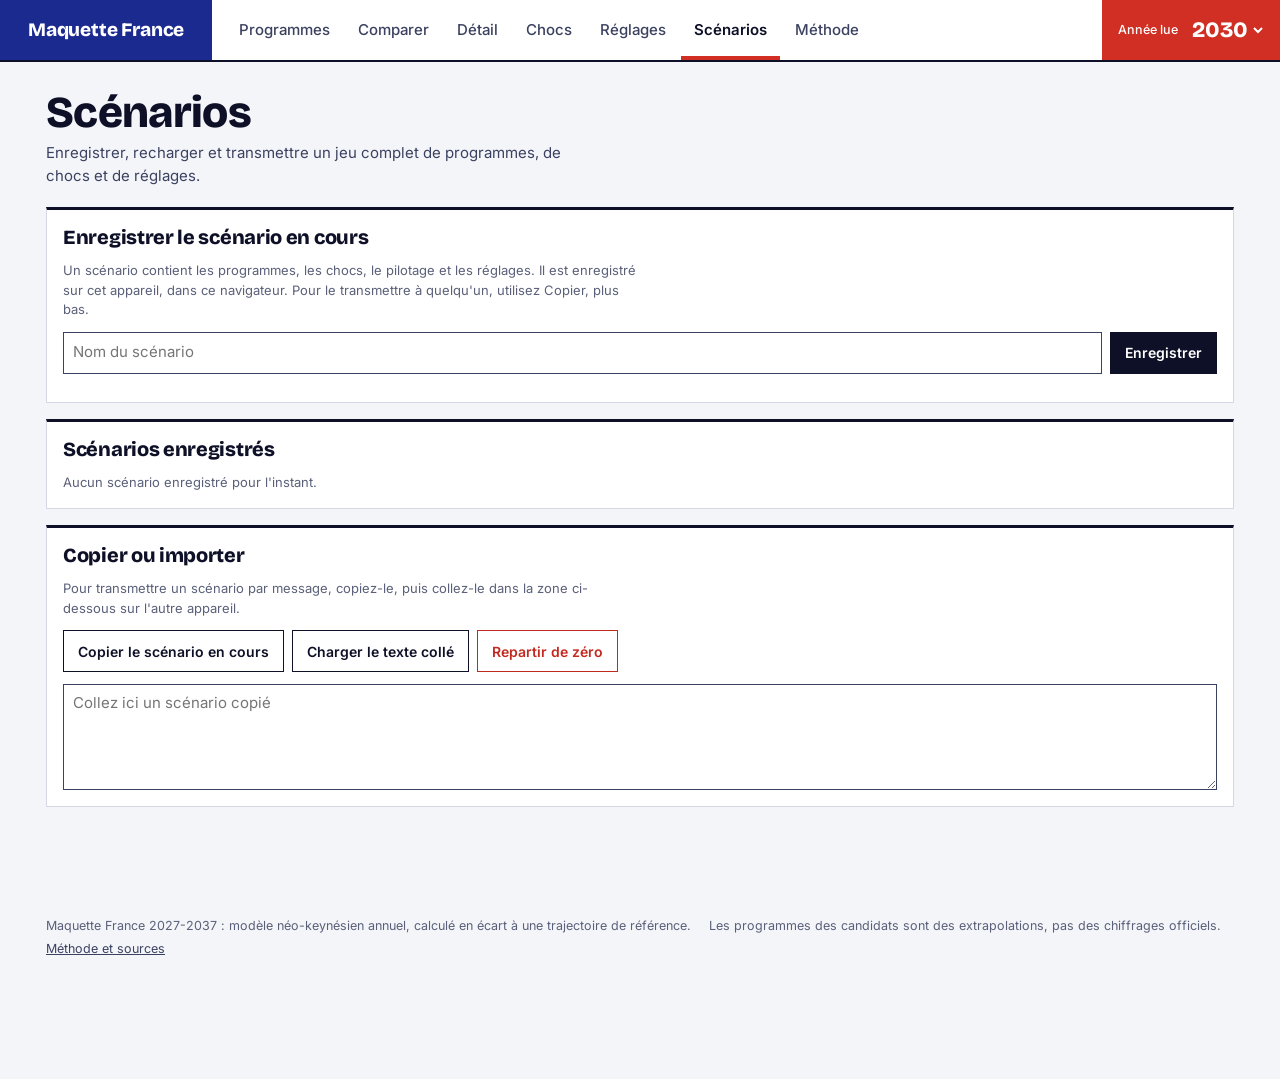
<file: scenarios.html>
<!DOCTYPE html>
<html lang="fr">
<head>
<meta charset="utf-8">
<meta name="viewport" content="width=device-width, initial-scale=1">
<title>Scénarios · Maquette France 2027-2037</title>
<meta name="description" content="Maquette de l'économie française : cochez les mesures d'un programme, lisez l'effet sur la croissance, l'emploi, le déficit et la dette jusqu'en 2037.">
<link rel="preconnect" href="https://fonts.googleapis.com">
<link rel="preconnect" href="https://fonts.gstatic.com" crossorigin>
<link href="https://fonts.googleapis.com/css2?family=Bricolage+Grotesque:opsz,wght@12..96,600;12..96,800&amp;family=Inter:wght@400;500;600;700&amp;display=swap" rel="stylesheet">
<link rel="stylesheet" href="css/style.css">
</head>
<body data-page="scenarios">
<a class="skip" href="#view">Aller au contenu</a>
<header class="top">
  <a class="logo" href="index.html">Maquette France</a>
  <nav class="nav" aria-label="Pages du site">
    <a href="programmes.html">Programmes</a>
    <a href="comparer.html">Comparer</a>
    <a href="detail.html">Détail</a>
    <a href="chocs.html">Chocs</a>
    <a href="reglages.html">Réglages</a>
    <a href="scenarios.html" aria-current="page">Scénarios</a>
    <a href="methode.html">Méthode</a>
  </nav>
  <label class="year"><span>Année lue</span><select id="year" data-act="year" aria-label="Année lue"><option>2027</option><option>2028</option><option>2029</option><option>2030</option><option>2031</option><option>2032</option><option>2037</option></select></label>
</header>
<div class="pagehead">
  <h1>Scénarios</h1>
  <p>Enregistrer, recharger et transmettre un jeu complet de programmes, de chocs et de réglages.</p>
</div>
<main id="view"></main>
<div id="live" aria-live="polite"><div class="in"></div></div>
<footer class="foot"><span>Maquette France 2027-2037 : modèle néo-keynésien annuel, calculé en écart à une trajectoire de référence.</span><span>Les programmes des candidats sont des extrapolations, pas des chiffrages officiels.</span><a href="methode.html">Méthode et sources</a></footer>
<script src="js/moteur.js"></script>
<script src="js/programmes.js"></script>
<script src="js/app.js"></script>
</body>
</html>
</file>
<file: css/style.css>
/* Maquette France 2027-2037 — feuille de style.
   Direction « Cocarde » : bleu cobalt, blanc froid, rouge vif, encre bleu-noir ; angles droits, traits d'encre.
   La page de garde est le drapeau ; les pages intérieures en gardent le bandeau (bleu à gauche, rouge à droite). */
:root{
  --bg:#F4F5F9; --surface:#FFFFFF; --surface2:#ECEEF5; --ink:#0D1026; --ink2:#3B4160; --muted:#5A6079; --line:#D5D8E4;
  --blue:#1B2A8F; --red:#D12F23; --blue-soft:#D9DFFF;
  --accent:#0D1026; --on-accent:#FFFFFF;
  --s0:#737b87; --s1:#2a78d6; --s2:#eb6834; --s3:#1baf7a; --s4:#eda100; --s5:#e87ba4; --s6:#6250d6;
  --pos:#1B2A8F; --neg:#D12F23;
  --good:#0ca30c; --warn:#fab219; --serious:#ec835a; --crit:#C22A20;
  --font:"Inter",system-ui,-apple-system,"Segoe UI",sans-serif; --display:"Bricolage Grotesque","Inter",system-ui,sans-serif;
  color-scheme:light;
}
*{box-sizing:border-box}
html,body{margin:0}
body{background:var(--bg);color:var(--ink);font-family:var(--font);font-size:15px;line-height:1.5;-webkit-text-size-adjust:100%}
button,input,select,textarea{font:inherit;color:inherit}
h1,h2,h3{font-family:var(--display);font-weight:800;margin:0;text-wrap:balance;letter-spacing:-.015em}
h1{font-size:30px;line-height:1.05}
h2{font-size:20px;line-height:1.15}
h3{font-family:var(--font);font-size:12.5px;font-weight:600;text-transform:uppercase;letter-spacing:.08em;color:var(--ink2)}
p{margin:0}
a{color:inherit}
.skip{position:absolute;left:-999px;top:0;background:var(--ink);color:#fff;padding:10px 14px;z-index:50}
.skip:focus{left:0}

/* ---------- Bandeau ---------- */
.top{display:flex;flex-wrap:wrap;align-items:stretch;background:var(--surface);border-bottom:2px solid var(--ink)}
.logo{display:flex;align-items:center;min-height:56px;padding:0 22px;background:var(--blue);color:#fff;font-family:var(--display);font-weight:800;font-size:19px;letter-spacing:-.01em;text-decoration:none;flex:1 1 auto}
.nav{order:3;flex:1 0 100%;display:flex;gap:2px;overflow-x:auto;padding:0 10px;scrollbar-width:none;border-top:1px solid var(--line)}
.nav::-webkit-scrollbar{display:none}
.nav a{display:flex;align-items:center;min-height:46px;padding:0 11px;white-space:nowrap;text-decoration:none;font-weight:500;color:var(--ink2);border-bottom:4px solid transparent;border-top:4px solid transparent}
.nav a:hover{color:var(--ink)}
.nav a[aria-current="page"]{color:var(--ink);font-weight:600;border-bottom-color:var(--red)}
.year{display:flex;align-items:center;gap:8px;padding:0 14px 0 16px;background:var(--red);color:#fff;font-size:12.5px;font-weight:500;flex:0 0 auto}
.year select{background:transparent;border:0;color:#fff;font-family:var(--display);font-weight:800;font-size:22px;min-height:44px;padding:0 2px;cursor:pointer}
.year select option{color:var(--ink);background:#fff;font-family:var(--font);font-size:16px;font-weight:400}
@media(min-width:900px){
  .top{position:sticky;top:0;z-index:20;flex-wrap:nowrap}
  .logo{flex:0 0 auto;min-height:60px;padding:0 28px}
  .nav{order:0;flex:1 1 auto;border-top:0;padding:0 14px}
  .nav a{min-height:60px;padding:0 13px}
}

/* ---------- Pages ---------- */
.pagehead{max-width:1220px;margin:0 auto;padding:28px 16px 4px;display:flex;flex-direction:column;gap:6px}
.pagehead h1{font-size:clamp(30px,5vw,44px)}
.pagehead p{color:var(--ink2);max-width:60ch}
main#view{max-width:1220px;margin:0 auto;padding:16px 16px 110px;display:flex;flex-direction:column;gap:16px}
.card{background:var(--surface);border:1px solid var(--line);border-top:3px solid var(--ink);padding:16px;display:flex;flex-direction:column;gap:12px;min-width:0}
.row{display:flex;flex-wrap:wrap;gap:8px;align-items:center}
.between{justify-content:space-between}
.lbl{font-size:12px;color:var(--muted);text-transform:uppercase;letter-spacing:.08em;font-weight:600}
.chips{display:flex;flex-wrap:wrap;gap:6px}
.chip{border:1.5px solid var(--ink);background:var(--surface);padding:6px 12px;cursor:pointer;display:inline-flex;align-items:center;gap:8px;font-size:14px;font-weight:500;min-height:40px;text-align:left}
.chip[aria-pressed="true"]{background:var(--ink);color:#fff}
.chip.scen[aria-pressed="true"]{background:var(--ink);color:#fff}
.chip.scen[aria-pressed="false"]{color:var(--muted);border-color:var(--line)}
.chip.scen[aria-pressed="false"] .sw{opacity:.4}
span.chip{cursor:default}
.chip.add{border-style:dashed;color:var(--ink2)}
.sw{width:16px;height:5px;display:inline-block;flex:none}
.chip[aria-pressed="true"] .sw{outline:1px solid rgba(255,255,255,.55)}
.sw.dash{background:repeating-linear-gradient(90deg,var(--c) 0 5px,transparent 5px 8px)!important}
.btn{border:1.5px solid var(--ink);background:var(--surface);padding:8px 14px;cursor:pointer;min-height:42px;font-weight:600;font-size:14px;text-decoration:none;display:inline-flex;align-items:center}
.btn:hover{background:var(--surface2)}
.btn.primary{background:var(--ink);color:#fff}
.btn.primary:hover{background:var(--blue)}
.btn.ghost{border-color:transparent;color:var(--ink2)}
.btn.danger{color:var(--crit);border-color:var(--crit)}
.btn:disabled{opacity:.5;cursor:default}
.lnk{border:0;background:none;padding:6px 0;min-height:36px;cursor:pointer;font-weight:600;font-size:13px;color:var(--blue);text-decoration:underline;text-underline-offset:3px}
a:focus-visible,button:focus-visible,input:focus-visible,select:focus-visible,textarea:focus-visible,summary:focus-visible{outline:3px solid var(--blue);outline-offset:2px}
.year select:focus-visible,.logo:focus-visible{outline-color:#fff;outline-offset:-4px}
select,input[type=number],input[type=text],textarea{background:var(--surface);border:1.5px solid var(--ink2);border-radius:0;padding:7px 9px;min-height:42px;max-width:100%}
input[type=number]{width:96px;font-variant-numeric:tabular-nums}
input[type=range]{width:100%;accent-color:var(--blue);min-height:28px}
input[type=checkbox]{accent-color:var(--blue)}
.scroll{overflow-x:auto}
table{border-collapse:collapse;width:100%;font-variant-numeric:tabular-nums}
th,td{padding:9px 10px;text-align:right;border-bottom:1px solid var(--line);vertical-align:top;white-space:nowrap}
th:first-child,td:first-child{text-align:left;white-space:normal;min-width:128px}
thead th{font-size:12.5px;color:var(--ink2);font-weight:600;white-space:normal;vertical-align:bottom;border-bottom:1.5px solid var(--ink)}
th:first-child,td:first-child{position:sticky;left:0;background:var(--surface);z-index:1}
.nm{display:inline-block;max-width:24ch;overflow:hidden;text-overflow:ellipsis;white-space:nowrap;vertical-align:bottom}
@media(max-width:640px){th,td{padding:8px 6px}th:first-child,td:first-child{min-width:104px;max-width:132px}.nm{max-width:7ch}.vs{display:none}.a{font-size:0}.a::after{content:" à ";font-size:11.5px}td .v{font-size:14.5px}td .d{font-size:11.5px}}
td .d{display:block;font-size:12px;color:var(--muted)}
td .v{font-weight:600;font-size:15.5px}
tr:last-child td{border-bottom:0}
tr.sect th{position:static;text-align:left;padding:20px 10px 7px;font-size:11.5px;font-weight:700;letter-spacing:.08em;text-transform:uppercase;color:var(--blue);background:var(--surface);border-bottom:1.5px solid var(--ink);white-space:normal}
tbody tr.sect:first-child th{padding-top:10px}
.hd{display:inline-flex;align-items:center;gap:6px;justify-content:flex-end}
.pill{display:inline-flex;gap:8px;align-items:flex-start;padding:7px 10px;font-size:13.5px;background:var(--surface2);border:1px solid var(--line)}
.pill b{font-weight:700;text-transform:uppercase;font-size:11.5px;letter-spacing:.06em;padding-top:2px}
.pill.warn b{color:#8A5A00} .pill.crit b{color:var(--crit)} .pill.ok b{color:#0A7A0A}
.pill.crit{border-color:var(--crit)}
.alerts{display:flex;flex-direction:column;gap:6px}
.note{color:var(--muted);font-size:13px;max-width:72ch}
.chart{position:relative;width:100%}
.chart svg{display:block;width:100%;height:auto;touch-action:pan-y}
.tip{position:absolute;pointer-events:none;background:var(--surface);border:1.5px solid var(--ink);padding:8px 10px;font-size:13px;box-shadow:4px 4px 0 rgba(13,16,38,.12);min-width:150px;z-index:5;font-variant-numeric:tabular-nums}
.tip .t{font-weight:700;margin-bottom:4px;font-family:var(--display)}
.tip .r{display:flex;justify-content:space-between;gap:12px;align-items:center}
.tip .r span:first-child{display:inline-flex;gap:6px;align-items:center;color:var(--ink2)}
.legend{display:flex;flex-wrap:wrap;gap:6px 14px;font-size:13px;color:var(--ink2)}
.legend span{display:inline-flex;align-items:center;gap:6px}
.bars{display:flex;flex-direction:column;gap:5px}
.bar{display:grid;grid-template-columns:minmax(110px,34%) 1fr 64px;gap:8px;align-items:center;font-size:13.5px}
.bar .track{position:relative;height:16px;background:linear-gradient(90deg,transparent calc(50% - .5px),var(--ink2) calc(50% - .5px),var(--ink2) calc(50% + .5px),transparent calc(50% + .5px))}
.bar .fill{position:absolute;top:1px;bottom:1px;background:var(--pos);left:50%}
.bar .fill.n{background:var(--neg);left:auto;right:50%}
.bar .val{text-align:right;font-variant-numeric:tabular-nums;font-weight:600}
.grid2{display:grid;grid-template-columns:1fr;gap:16px}
@media(min-width:860px){.grid2{grid-template-columns:1fr 1fr}}

/* ---------- Programmes : mesures cochables ---------- */
.pick{display:flex;flex-direction:column;gap:8px}
@media(max-width:700px){.pick .chips{flex-wrap:nowrap;overflow-x:auto;margin:0 -16px;padding:2px 16px 6px;scrollbar-width:none}.pick .chips::-webkit-scrollbar{display:none}.pick .chip{flex:none;white-space:nowrap}}
.pgrid{display:grid;grid-template-columns:minmax(0,1fr);gap:16px;align-items:start}
.pmain{display:flex;flex-direction:column;gap:16px;min-width:0}
.ptitle{font-size:clamp(26px,4.2vw,38px)}
@media(min-width:1000px){
  .pgrid{grid-template-columns:minmax(0,1fr) 410px}
  .pmain{grid-column:1;grid-row:1}
  .aside{grid-column:2;grid-row:1;position:sticky;top:78px;max-height:calc(100vh - 94px);overflow:auto}
}
.aside{border-top-color:var(--blue)}
.kpis{display:grid;grid-template-columns:repeat(3,minmax(0,1fr));gap:0;border-top:1px solid var(--line);border-left:1px solid var(--line)}
.kpi{display:flex;flex-direction:column;gap:1px;padding:10px 10px 11px;border-right:1px solid var(--line);border-bottom:1px solid var(--line);min-width:0}
.kl{font-size:11.5px;font-weight:600;text-transform:uppercase;letter-spacing:.06em;color:var(--muted)}
.kn{font-family:var(--display);font-weight:800;font-size:27px;line-height:1.1;font-variant-numeric:tabular-nums;letter-spacing:-.02em}
.kn small{display:block;font-family:var(--font);font-size:11.5px;font-weight:500;color:var(--muted);letter-spacing:0;margin:1px 0 2px}
.kd{font-size:12px;color:var(--ink2);font-variant-numeric:tabular-nums}
@media(max-width:420px){.kn{font-size:23px}.kpi{padding:8px 7px 9px}}
.secbox{gap:0;padding:0}
.sech{display:flex;flex-wrap:wrap;align-items:baseline;gap:2px 14px;padding:14px 16px 10px;border-bottom:1.5px solid var(--ink)}
.sech h2{font-size:18px;flex:1 1 240px}
.sech .sm{font-size:12.5px;color:var(--ink2);font-variant-numeric:tabular-nums}
.mrow{display:flex;align-items:flex-start;gap:0;border-bottom:1px solid var(--line)}
.mrow:last-child{border-bottom:0}
.mrow .ck{flex:none;width:24px;height:24px;margin:14px 6px 14px 16px;cursor:pointer}
.mrow.off .mt,.mrow.off .ms{color:var(--muted)}
.mrow.off .mt{font-weight:500}
.mrow.off{background:var(--bg)}
details.meas{flex:1;min-width:0}
details.meas>summary{position:relative;padding:12px 38px 12px 8px;cursor:pointer;display:flex;flex-direction:column;gap:2px;list-style:none;min-height:52px;justify-content:center}
details.meas>summary::-webkit-details-marker{display:none}
details.meas>summary::after{content:"+";position:absolute;right:14px;top:12px;color:var(--ink2);font-family:var(--display);font-weight:600;font-size:20px;line-height:1.2}
details.meas[open]>summary::after{content:"−"}
.meas .mt{font-weight:600;font-size:14.5px;line-height:1.3}
.meas .ms{font-size:12.5px;color:var(--ink2);font-variant-numeric:tabular-nums}
.meas .mb{padding:4px 14px 14px 8px;display:flex;flex-direction:column;gap:10px}
.meas label.sw-t{flex-direction:row;align-items:center;font-size:13.5px;color:var(--ink)}
.meas label{display:inline-flex;flex-direction:column;gap:3px;font-size:12px;color:var(--muted);max-width:100%;min-width:0}
.meas select,.meas input[type=text]{max-width:100%}
.meas .kv{font-size:13px}
.meas .hint{font-size:12.5px;color:var(--ink2);background:var(--surface2);padding:8px 10px}
.meas .x{border:0;background:none;color:var(--muted);cursor:pointer;font-size:18px;line-height:1;padding:4px 8px}
.dot{display:inline-block;width:9px;height:9px;margin:0 5px 1px 7px;vertical-align:middle;background:var(--muted)}
.dot.src-c{background:var(--good);border-radius:50%} .dot.src-m{background:var(--s1)} .dot.src-e{background:var(--warn);transform:rotate(45deg)}
.tag{font-size:11.5px;border:1px solid var(--ink2);padding:1px 8px;color:var(--ink2);font-weight:500}
.tag.src-c{border-color:var(--good)} .tag.src-m{border-color:var(--s1)} .tag.src-e{border-color:#B07A00}
.bt{display:flex;flex-direction:column;gap:6px;min-width:0}
.bt table{width:100%} .bt td{padding:2px 4px 2px 0} .bt th{font-size:12px;text-align:left;font-weight:500;color:var(--muted)}
.bt input[type=number]{width:100%;min-width:64px}
.step{display:inline-flex;align-items:center;gap:4px}
.step button{width:42px;height:42px;border:1.5px solid var(--ink2);background:var(--surface);cursor:pointer;font-size:18px}
.unit{font-size:13px;color:var(--ink2)}
details.manage>summary{cursor:pointer;font-weight:600;list-style:none;min-height:28px;display:flex;align-items:center;justify-content:space-between;gap:10px}
details.manage>summary::-webkit-details-marker{display:none}
details.manage>summary::after{content:"+";font-family:var(--display);font-size:20px;color:var(--ink2)}
details.manage[open]>summary::after{content:"−"}
.progbody{display:flex;flex-direction:column;gap:12px;padding-top:4px}

/* ---------- Chocs, réglages, scénarios, méthode ---------- */
.shock{border:1px solid var(--line);padding:12px;display:flex;flex-direction:column;gap:8px;background:var(--surface)}
.shock.on{border:1.5px solid var(--red)}
.sw-t{display:inline-flex;align-items:center;gap:8px;cursor:pointer;font-weight:600}
.sw-t input{width:22px;height:22px}
.seg{display:inline-flex;border:1.5px solid var(--ink)}
.seg button{border:0;background:var(--surface);padding:7px 11px;cursor:pointer;min-height:40px;font-size:13.5px;font-weight:500;border-right:1.5px solid var(--ink)}
.seg button:last-child{border-right:0}
.seg button[aria-pressed="true"]{background:var(--ink);color:#fff}
.param{display:grid;grid-template-columns:1fr auto;gap:2px 10px;align-items:center;padding:9px 0;border-bottom:1px solid var(--line)}
.param:last-child{border-bottom:0}
.param .name{font-size:14px}
.param .num{font-variant-numeric:tabular-nums;font-weight:700;min-width:56px;text-align:right}
.param input[type=range]{grid-column:1/-1}
.param .help{grid-column:1/-1;font-size:12px;color:var(--muted)}
.param.mod .name::after{content:" · modifié";color:var(--crit);font-size:12px;font-weight:600}
#live{position:fixed;left:0;right:0;bottom:0;background:var(--ink);color:#fff;padding:9px 14px calc(9px + env(safe-area-inset-bottom,0px));z-index:15;display:none}
#live .in{max-width:1220px;margin:0 auto;display:flex;gap:4px 16px;flex-wrap:wrap;align-items:baseline;font-size:13px;font-variant-numeric:tabular-nums}
#live b{font-weight:700}
#live .k{color:#B9BEDA}
#live .nm{max-width:16ch}
.src li{margin:4px 0}
.src{padding-left:18px;margin:0;font-size:13.5px;color:var(--ink2)}
.src a{color:var(--blue)}
.sc{display:flex;justify-content:space-between;gap:10px;align-items:center;padding:10px 0;border-bottom:1px solid var(--line);flex-wrap:wrap}
.sc:last-child{border-bottom:0}
.sc .m{font-size:12.5px;color:var(--muted)}
.kv{display:grid;grid-template-columns:1fr auto;gap:5px 12px;font-size:14px;font-variant-numeric:tabular-nums}
.kv span:nth-child(even){text-align:right;font-weight:700}
.foot{max-width:1220px;margin:0 auto;padding:0 16px 120px;color:var(--muted);font-size:12.5px;display:flex;flex-wrap:wrap;gap:4px 18px}
.foot a{color:var(--ink2)}
@media (prefers-reduced-motion:no-preference){.fill{transition:width .2s}}

/* ---------- Page de garde : le drapeau ---------- */
.cover{display:grid;grid-template-columns:1fr;min-height:100vh;min-height:100dvh;background:#FBFBFD}
.band{display:flex;flex-direction:column;justify-content:space-between;gap:28px;padding:22px 22px 26px;min-width:0}
.band.blue{background:var(--blue);color:#fff}
.band.red{background:var(--red);color:#fff}
.band.white{background:#FBFBFD;color:var(--ink);gap:28px;justify-content:flex-start}
.band p{font-size:15px;line-height:1.5;max-width:22em}
.band.blue p{color:var(--blue-soft)}
.wordmark{font-family:var(--display);font-weight:800;font-size:22px;letter-spacing:-.01em;text-decoration:none;color:#fff;align-self:flex-start;padding:6px 0}
.bandfoot{display:flex;flex-direction:column;gap:12px}
.big{font-family:var(--display);font-weight:800;font-size:88px;line-height:.84;letter-spacing:-.05em}
.big br{display:none}
.covernav{display:flex;flex-wrap:wrap;gap:4px 26px;font-size:15px;font-weight:600}
.covernav a{text-decoration:none;padding:12px 0;border-bottom:3px solid transparent}
.covernav a:hover{border-bottom-color:var(--red)}
.pitch{display:flex;flex-direction:column;gap:20px}
.pitch h1{font-size:clamp(36px,8.6vw,58px);line-height:1;letter-spacing:-.03em}
.pitch .lead{font-size:17px;line-height:1.55;color:var(--ink2);max-width:30em}
.cands{display:flex;flex-direction:column;gap:10px}
.cand{display:flex;align-items:center;gap:14px;min-height:60px;padding:8px 18px;border:2px solid var(--ink);cursor:pointer;background:#fff}
.cand input{width:22px;height:22px;margin:0;flex:none}
.cand .cn{font-size:17px;font-weight:600;flex:1}
.cand .ct{font-size:13px;color:var(--ink2)}
.cand.soon{border:2px dashed #8A90AB;color:var(--ink2);cursor:default;background:transparent}
.cand:has(input:checked){box-shadow:5px 5px 0 var(--blue)}
.ctas{display:flex;flex-wrap:wrap;align-items:center;gap:12px 28px;padding-top:6px}
.cta{display:inline-flex;align-items:center;min-height:56px;padding:0 30px;background:var(--ink);color:#fff;font-family:var(--display);font-size:18px;font-weight:600;text-decoration:none}
.cta:hover{background:var(--blue)}
.more{font-size:15px;font-weight:600;padding:14px 0}
.fine{font-size:13px;color:var(--muted);max-width:40em}
@media(min-width:960px){
  .cover{grid-template-columns:3fr 5fr 2.2fr}
  .band{padding:36px 36px 40px;gap:40px}
  .band.white{padding:28px clamp(28px,4vw,56px) 40px;gap:36px}
  .band.white .covernav{justify-content:flex-end}
  .pitch{flex:1;justify-content:center}
  .pitch h1{font-size:clamp(38px,4.4vw,58px)}
  .big{font-size:clamp(104px,12vw,172px)}
  .big br{display:inline}
  .bandfoot{gap:18px}
}
</file>
